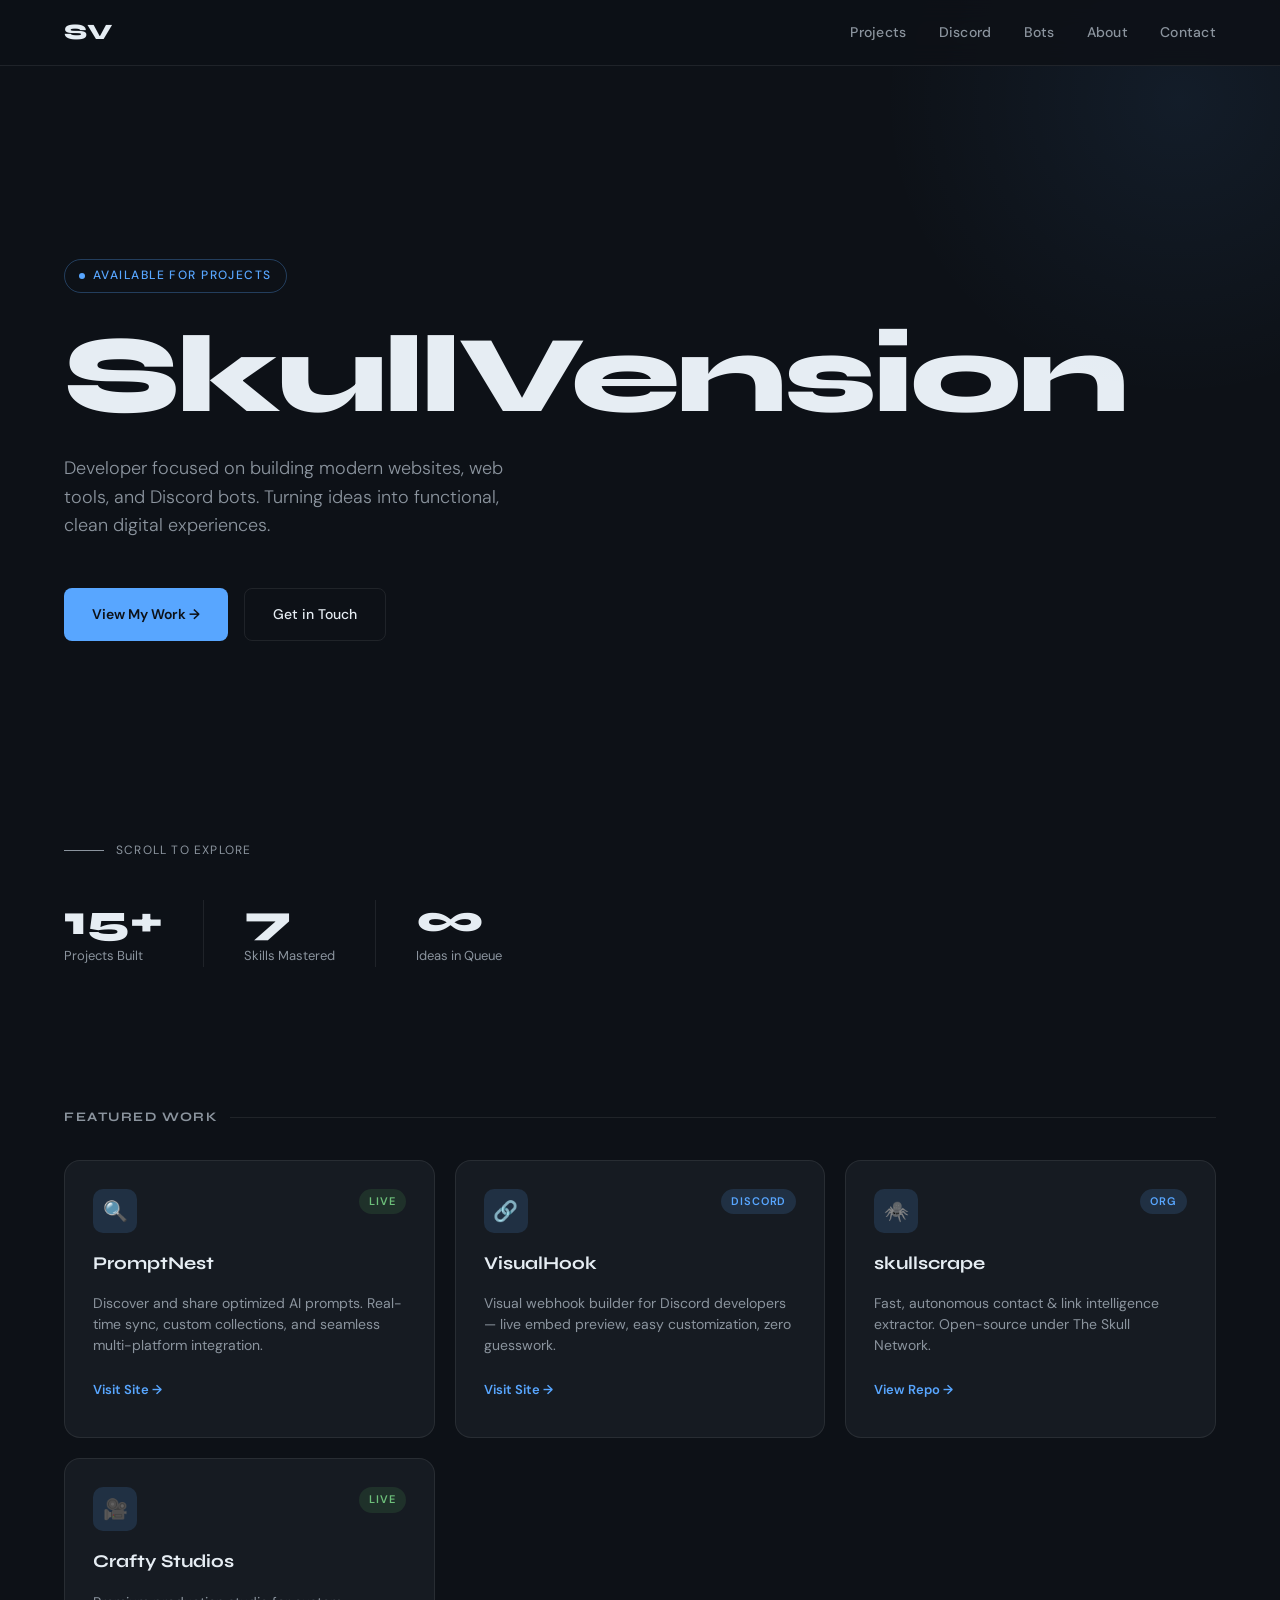
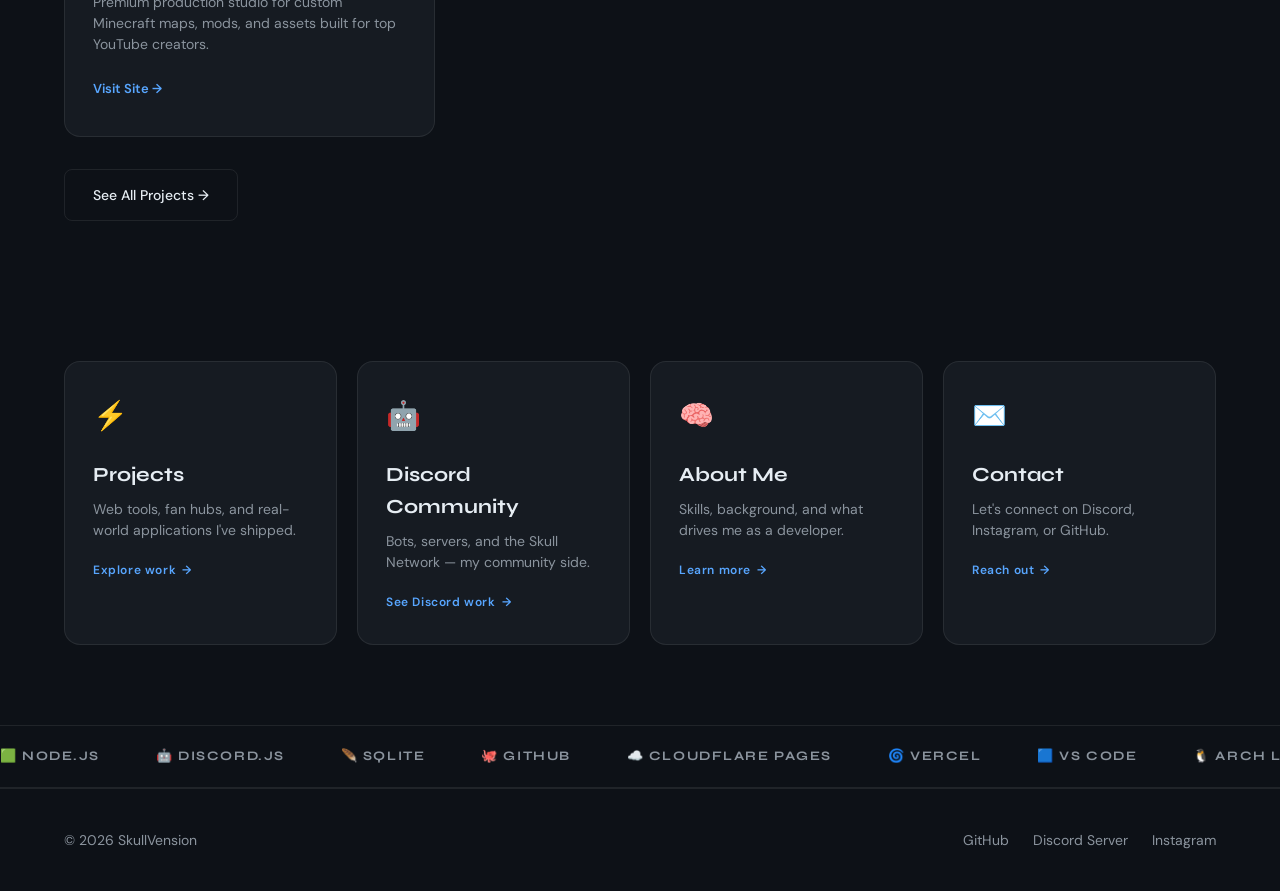
<file: index.html>
<!DOCTYPE html>
<html lang="en">
<head>
<meta charset="UTF-8">
<meta name="viewport" content="width=device-width, initial-scale=1.0">
<title>SkullVension | Developer</title>
<meta name="description" content="SkullVension — developer building modern websites, web tools, and Discord bots.">
<link rel="preconnect" href="https://fonts.googleapis.com">
<link rel="preconnect" href="https://fonts.gstatic.com" crossorigin>
<link href="https://fonts.googleapis.com/css2?family=Syne:wght@400;500;600;700;800&family=DM+Sans:ital,opsz,wght@0,9..40,300;0,9..40,400;0,9..40,500;1,9..40,300&display=swap" rel="stylesheet">
<link rel="stylesheet" href="css/shared.css">
<link rel="stylesheet" href="css/index.css">
</head>
<body>
<nav class="nav">
  <a href="index.html" class="nav-logo">SV</a>
  <div class="nav-links">
    <a href="projects.html">Projects</a>
    <a href="discord.html">Discord</a>
    <a href="bots.html">Bots</a>
    <a href="about.html">About</a>
    <a href="contact.html">Contact</a>
  </div>
  <button class="nav-toggle" aria-label="Toggle navigation">☰</button>
</nav>

<main>
  <section class="hero">
    <div class="hero-tag">Available for Projects</div>
    <h1>SkullVension</h1>
    <p class="hero-sub">Developer focused on building modern websites, web tools, and Discord bots. Turning ideas into functional, clean digital experiences.</p>
    <div class="hero-actions">
      <a href="projects.html" class="btn-primary">View My Work →</a>
      <a href="contact.html" class="btn-outline">Get in Touch</a>
    </div>
    <div class="hero-scroll">
      <div class="scroll-line"></div>
      Scroll to explore
    </div>
  </section>

  <section class="stats-row">
    <div class="stat-item">
      <span class="stat-num">15+</span>
      <span class="stat-label">Projects Built</span>
    </div>
    <div class="stat-divider"></div>
    <div class="stat-item">
      <span class="stat-num">7</span>
      <span class="stat-label">Skills Mastered</span>
    </div>
    <div class="stat-divider"></div>
    <div class="stat-item">
      <span class="stat-num">∞</span>
      <span class="stat-label">Ideas in Queue</span>
    </div>
  </section>

  <section class="section">
    <div class="section-title">Featured Work</div>
    <div class="cards-grid">
      <div class="project-card">
        <div class="project-card-top">
          <div class="project-icon">🔍</div>
          <span class="project-badge demo">Live</span>
        </div>
        <h3>PromptNest</h3>
        <p>Discover and share optimized AI prompts. Real-time sync, custom collections, and seamless multi-platform integration.</p>
        <a href="https://promptnestbeta.pages.dev/" target="_blank" rel="noopener" class="project-link">Visit Site →</a>
      </div>

      <div class="project-card">
        <div class="project-card-top">
          <div class="project-icon">🔗</div>
          <span class="project-badge">Discord</span>
        </div>
        <h3>VisualHook</h3>
        <p>Visual webhook builder for Discord developers — live embed preview, easy customization, zero guesswork.</p>
        <a href="https://visualhook.pages.dev/" target="_blank" rel="noopener" class="project-link">Visit Site →</a>
      </div>

      <div class="project-card">
        <div class="project-card-top">
          <div class="project-icon">🕷️</div>
          <span class="project-badge" style="background:rgba(88,166,255,0.15);color:#58a6ff;">Org</span>
        </div>
        <h3>skullscrape</h3>
        <p>Fast, autonomous contact & link intelligence extractor. Open-source under The Skull Network.</p>
        <a href="https://github.com/TheSkullNetwork/skullscrape" target="_blank" rel="noopener" class="project-link">View Repo →</a>
      </div>

      <div class="project-card">
        <div class="project-card-top">
          <div class="project-icon">🎥</div>
          <span class="project-badge demo">Live</span>
        </div>
        <h3>Crafty Studios</h3>
        <p>Premium production studio for custom Minecraft maps, mods, and assets built for top YouTube creators.</p>
        <a href="https://craftystudios.pages.dev/" target="_blank" rel="noopener" class="project-link">Visit Site →</a>
      </div>
    </div>
    <a href="projects.html" class="btn-outline view-all-btn">See All Projects →</a>
  </section>

  <section class="quick-links">
    <a href="projects.html" class="ql-card">
      <div class="ql-icon">⚡</div>
      <h3>Projects</h3>
      <p>Web tools, fan hubs, and real-world applications I've shipped.</p>
      <div class="ql-arrow">Explore work</div>
    </a>
    <a href="discord.html" class="ql-card">
      <div class="ql-icon">🤖</div>
      <h3>Discord Community</h3>
      <p>Bots, servers, and the Skull Network — my community side.</p>
      <div class="ql-arrow">See Discord work</div>
    </a>
    <a href="about.html" class="ql-card">
      <div class="ql-icon">🧠</div>
      <h3>About Me</h3>
      <p>Skills, background, and what drives me as a developer.</p>
      <div class="ql-arrow">Learn more</div>
    </a>
    <a href="contact.html" class="ql-card">
      <div class="ql-icon">✉️</div>
      <h3>Contact</h3>
      <p>Let's connect on Discord, Instagram, or GitHub.</p>
      <div class="ql-arrow">Reach out</div>
    </a>
  </section>

  <div class="stack-marquee" aria-hidden="true">
    <div class="stack-track">
      <span>🟩 Node.js</span><span>🤖 Discord.js</span><span>🪶 SQLite</span><span>🐙 GitHub</span><span>☁️ Cloudflare Pages</span><span>🌀 Vercel</span><span>🟦 VS Code</span><span>🐧 Arch Linux</span>
      <span>🟩 Node.js</span><span>🤖 Discord.js</span><span>🪶 SQLite</span><span>🐙 GitHub</span><span>☁️ Cloudflare Pages</span><span>🌀 Vercel</span><span>🟦 VS Code</span><span>🐧 Arch Linux</span>
    </div>
  </div>
</main>

<footer class="footer">
  <span>© 2026 SkullVension</span>
  <div class="footer-links">
    <a href="https://github.com/skullvension" target="_blank" rel="noopener">GitHub</a>
    <a href="https://discord.com/invite/7tSPQjtkhz" target="_blank" rel="noopener">Discord Server</a>
    <a href="https://www.instagram.com/skullvension/" target="_blank" rel="noopener">Instagram</a>
  </div>
</footer>

<script src="js/nav.js"></script>
<script src="js/site.js"></script>
</body>
</html>
</file>
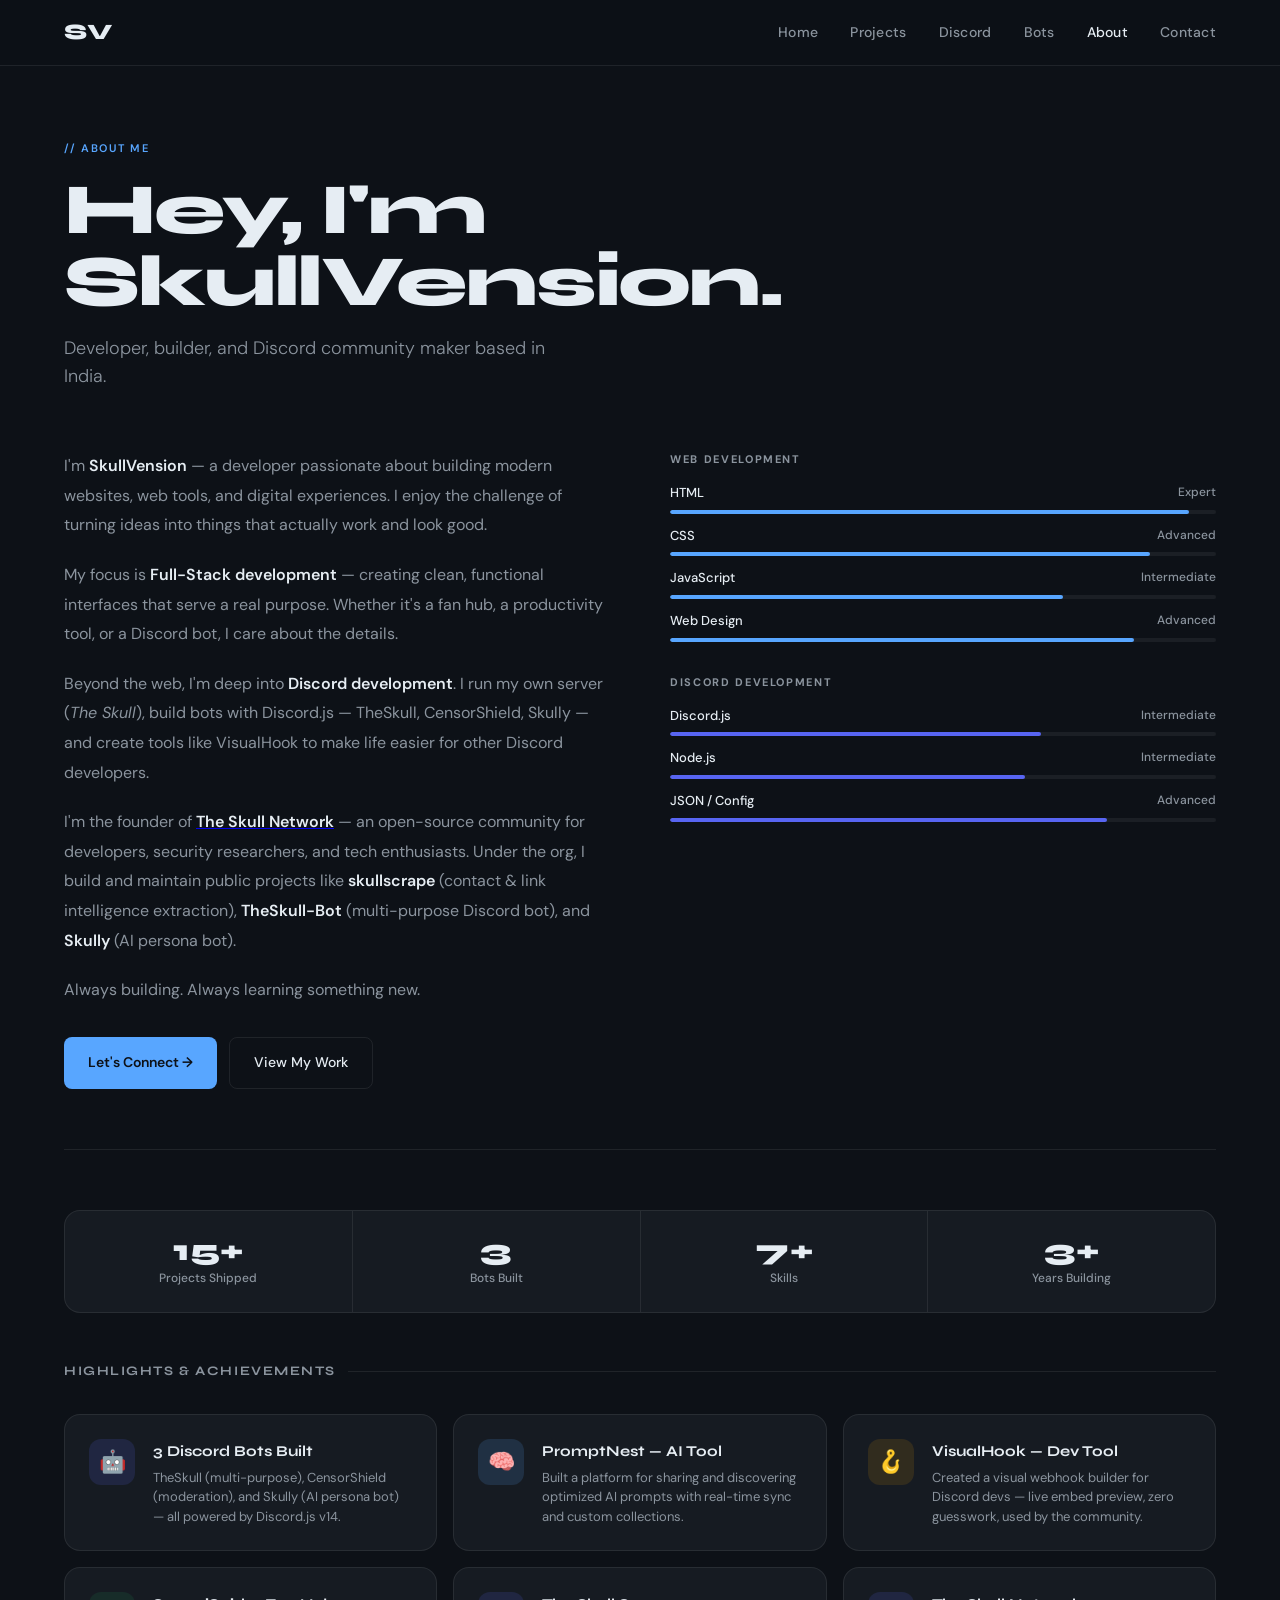
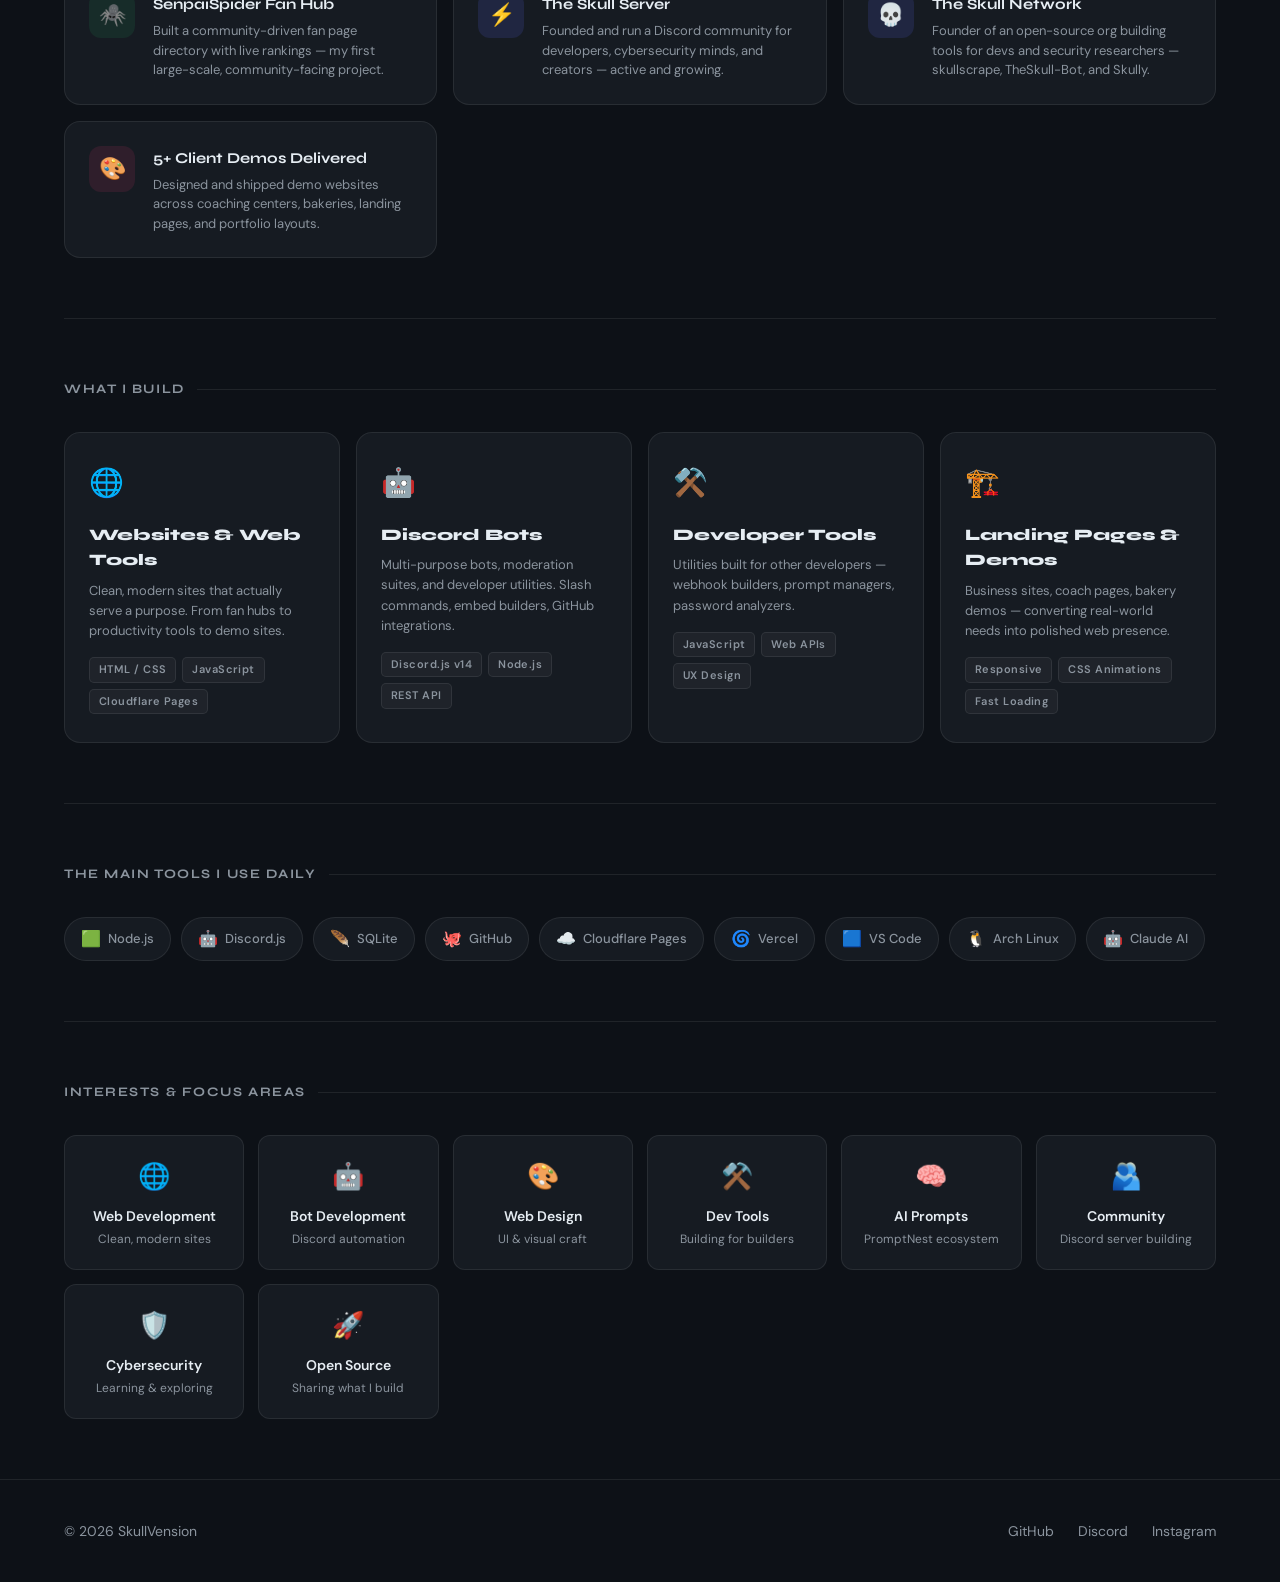
<file: about.html>
<!DOCTYPE html>
<html lang="en">
<head>
<meta charset="UTF-8">
<meta name="viewport" content="width=device-width, initial-scale=1.0">
<title>About | SkullVension</title>
<meta name="description" content="About SkullVension — developer, builder, and Discord community maker based in India.">
<link rel="preconnect" href="https://fonts.googleapis.com">
<link rel="preconnect" href="https://fonts.gstatic.com" crossorigin>
<link href="https://fonts.googleapis.com/css2?family=Syne:wght@400;500;600;700;800&family=DM+Sans:ital,opsz,wght@0,9..40,300;0,9..40,400;0,9..40,500;1,9..40,300&display=swap" rel="stylesheet">
<link rel="stylesheet" href="css/shared.css">
<link rel="stylesheet" href="css/about.css">
</head>
<body>
<nav class="nav">
  <a href="index.html" class="nav-logo">SV</a>
  <div class="nav-links">
    <a href="index.html">Home</a>
    <a href="projects.html">Projects</a>
    <a href="discord.html">Discord</a>
    <a href="bots.html">Bots</a>
    <a href="about.html" class="active">About</a>
    <a href="contact.html">Contact</a>
  </div>
  <button class="nav-toggle" aria-label="Toggle navigation">☰</button>
</nav>

<main>
  <header class="page-header">
    <span class="page-tag">// about me</span>
    <h1>Hey, I'm<br>SkullVension.</h1>
    <p>Developer, builder, and Discord community maker based in India.</p>
  </header>

  <!-- ── BIO + SKILLS ── -->
  <section class="section" style="padding-top: 0;">
    <div class="about-grid">
      <div class="about-bio">
        <p>I'm <strong>SkullVension</strong> — a developer passionate about building modern websites, web tools, and digital experiences. I enjoy the challenge of turning ideas into things that actually work and look good.</p>
        <p>My focus is <strong>Full-Stack development</strong> — creating clean, functional interfaces that serve a real purpose. Whether it's a fan hub, a productivity tool, or a Discord bot, I care about the details.</p>
        <p>Beyond the web, I'm deep into <strong>Discord development</strong>. I run my own server (<em>The Skull</em>), build bots with Discord.js — TheSkull, CensorShield, Skully — and create tools like VisualHook to make life easier for other Discord developers.</p>
        <p>I'm the founder of <a href="https://github.com/TheSkullNetwork" target="_blank" rel="noopener"><strong>The Skull Network</strong></a> — an open-source community for developers, security researchers, and tech enthusiasts. Under the org, I build and maintain public projects like <strong>skullscrape</strong> (contact &amp; link intelligence extraction), <strong>TheSkull-Bot</strong> (multi-purpose Discord bot), and <strong>Skully</strong> (AI persona bot).</p>
        <p>Always building. Always learning something new.</p>
        <div style="margin-top: 32px; display: flex; gap: 12px; flex-wrap: wrap;">
          <a href="contact.html" style="display:inline-flex;align-items:center;gap:8px;background:var(--accent);color:#0d1117;padding:12px 24px;border-radius:8px;font-weight:600;font-size:14px;text-decoration:none;">Let's Connect →</a>
          <a href="projects.html" style="display:inline-flex;align-items:center;gap:8px;border:1px solid var(--border);color:var(--text-primary);padding:12px 24px;border-radius:8px;font-weight:500;font-size:14px;text-decoration:none;transition:all 0.2s;">View My Work</a>
        </div>
      </div>

      <div>
        <div class="skill-category">
          <div class="skill-cat-title">Web Development</div>
          <div class="skill-bars">
            <div class="skill-bar-item">
              <div class="skill-bar-label">HTML <span>Expert</span></div>
              <div class="skill-bar-track"><div class="skill-bar-fill" style="width:95%;"></div></div>
            </div>
            <div class="skill-bar-item">
              <div class="skill-bar-label">CSS <span>Advanced</span></div>
              <div class="skill-bar-track"><div class="skill-bar-fill" style="width:88%;animation-delay:0.1s;"></div></div>
            </div>
            <div class="skill-bar-item">
              <div class="skill-bar-label">JavaScript <span>Intermediate</span></div>
              <div class="skill-bar-track"><div class="skill-bar-fill" style="width:72%;animation-delay:0.2s;"></div></div>
            </div>
            <div class="skill-bar-item">
              <div class="skill-bar-label">Web Design <span>Advanced</span></div>
              <div class="skill-bar-track"><div class="skill-bar-fill" style="width:85%;animation-delay:0.3s;"></div></div>
            </div>
          </div>
        </div>

        <div class="skill-category">
          <div class="skill-cat-title">Discord Development</div>
          <div class="skill-bars">
            <div class="skill-bar-item">
              <div class="skill-bar-label">Discord.js <span>Intermediate</span></div>
              <div class="skill-bar-track"><div class="skill-bar-fill" style="width:68%;animation-delay:0.4s;background:#5865F2;"></div></div>
            </div>
            <div class="skill-bar-item">
              <div class="skill-bar-label">Node.js <span>Intermediate</span></div>
              <div class="skill-bar-track"><div class="skill-bar-fill" style="width:65%;animation-delay:0.5s;background:#5865F2;"></div></div>
            </div>
            <div class="skill-bar-item">
              <div class="skill-bar-label">JSON / Config <span>Advanced</span></div>
              <div class="skill-bar-track"><div class="skill-bar-fill" style="width:80%;animation-delay:0.6s;background:#5865F2;"></div></div>
            </div>
          </div>
        </div>
      </div>
    </div>
  </section>

  <div class="divider"></div>

  <!-- ── QUICK STATS ── -->
  <section class="section">
    <div class="about-stats">
      <div class="about-stat">
        <div class="as-num">15+</div>
        <div class="as-label">Projects Shipped</div>
      </div>
      <div class="about-stat">
        <div class="as-num">3</div>
        <div class="as-label">Bots Built</div>
      </div>
      <div class="about-stat">
        <div class="as-num">7+</div>
        <div class="as-label">Skills</div>
      </div>
      <div class="about-stat">
        <div class="as-num">3+</div>
        <div class="as-label">Years Building</div>
      </div>
    </div>

    <!-- ── ACHIEVEMENTS ── -->
    <div class="section-title">Highlights &amp; Achievements</div>
    <div class="achievements-grid">
      <div class="achievement-card">
        <div class="achievement-icon purple">🤖</div>
        <div class="achievement-content">
          <h4>3 Discord Bots Built</h4>
          <p>TheSkull (multi-purpose), CensorShield (moderation), and Skully (AI persona bot) — all powered by Discord.js v14.</p>
        </div>
      </div>
      <div class="achievement-card">
        <div class="achievement-icon" style="background:rgba(88,166,255,0.15);">🧠</div>
        <div class="achievement-content">
          <h4>PromptNest — AI Tool</h4>
          <p>Built a platform for sharing and discovering optimized AI prompts with real-time sync and custom collections.</p>
        </div>
      </div>
      <div class="achievement-card">
        <div class="achievement-icon orange">🪝</div>
        <div class="achievement-content">
          <h4>VisualHook — Dev Tool</h4>
          <p>Created a visual webhook builder for Discord devs — live embed preview, zero guesswork, used by the community.</p>
        </div>
      </div>
      <div class="achievement-card">
        <div class="achievement-icon green">🕷️</div>
        <div class="achievement-content">
          <h4>SenpaiSpider Fan Hub</h4>
          <p>Built a community-driven fan page directory with live rankings — my first large-scale, community-facing project.</p>
        </div>
      </div>
      <div class="achievement-card">
        <div class="achievement-icon purple">⚡</div>
        <div class="achievement-content">
          <h4>The Skull Server</h4>
          <p>Founded and run a Discord community for developers, cybersecurity minds, and creators — active and growing.</p>
        </div>
      </div>
      <div class="achievement-card">
        <div class="achievement-icon purple">💀</div>
        <div class="achievement-content">
          <h4>The Skull Network</h4>
          <p>Founder of an open-source org building tools for devs and security researchers — skullscrape, TheSkull-Bot, and Skully.</p>
        </div>
      </div>
      <div class="achievement-card">
        <div class="achievement-icon pink">🎨</div>
        <div class="achievement-content">
          <h4>5+ Client Demos Delivered</h4>
          <p>Designed and shipped demo websites across coaching centers, bakeries, landing pages, and portfolio layouts.</p>
        </div>
      </div>
    </div>
  </section>

  <div class="divider"></div>

  <!-- ── WHAT I BUILD ── -->
  <section class="section">
    <div class="section-title">What I Build</div>
    <div class="build-grid">
      <div class="build-card">
        <div class="build-emoji">🌐</div>
        <h4>Websites &amp; Web Tools</h4>
        <p>Clean, modern sites that actually serve a purpose. From fan hubs to productivity tools to demo sites.</p>
        <div class="build-examples">
          <span class="build-ex">HTML / CSS</span>
          <span class="build-ex">JavaScript</span>
          <span class="build-ex">Cloudflare Pages</span>
        </div>
      </div>
      <div class="build-card discord">
        <div class="build-emoji">🤖</div>
        <h4>Discord Bots</h4>
        <p>Multi-purpose bots, moderation suites, and developer utilities. Slash commands, embed builders, GitHub integrations.</p>
        <div class="build-examples">
          <span class="build-ex">Discord.js v14</span>
          <span class="build-ex">Node.js</span>
          <span class="build-ex">REST API</span>
        </div>
      </div>
      <div class="build-card">
        <div class="build-emoji">⚒️</div>
        <h4>Developer Tools</h4>
        <p>Utilities built for other developers — webhook builders, prompt managers, password analyzers.</p>
        <div class="build-examples">
          <span class="build-ex">JavaScript</span>
          <span class="build-ex">Web APIs</span>
          <span class="build-ex">UX Design</span>
        </div>
      </div>
      <div class="build-card">
        <div class="build-emoji">🏗️</div>
        <h4>Landing Pages &amp; Demos</h4>
        <p>Business sites, coach pages, bakery demos — converting real-world needs into polished web presence.</p>
        <div class="build-examples">
          <span class="build-ex">Responsive</span>
          <span class="build-ex">CSS Animations</span>
          <span class="build-ex">Fast Loading</span>
        </div>
      </div>
    </div>
  </section>

  <div class="divider"></div>

  <!-- ── TOOLS I USE ── -->
  <section class="section">
    <div class="section-title">The main tools I use daily</div>
    <div class="tools-mosaic">
      <div class="tool-pill"><span>🟩</span> Node.js</div>
      <div class="tool-pill"><span>🤖</span> Discord.js</div>
      <div class="tool-pill"><span>🪶</span> SQLite</div>
      <div class="tool-pill"><span>🐙</span> GitHub</div>
      <div class="tool-pill"><span>☁️</span> Cloudflare Pages</div>
      <div class="tool-pill"><span>🌀</span> Vercel</div>
      <div class="tool-pill"><span>🟦</span> VS Code</div>
      <div class="tool-pill"><span>🐧</span> Arch Linux</div>
      <div class="tool-pill"><span>🤖</span> Claude AI</div>
    </div>
  </section>

  <div class="divider"></div>

  <!-- ── INTERESTS ── -->
  <section class="section">
    <div class="section-title">Interests &amp; Focus Areas</div>
    <div class="interests-grid">
      <div class="interest-card">
        <div class="i-icon">🌐</div>
        <div class="i-name">Web Development</div>
        <div class="i-desc">Clean, modern sites</div>
      </div>
      <div class="interest-card">
        <div class="i-icon">🤖</div>
        <div class="i-name">Bot Development</div>
        <div class="i-desc">Discord automation</div>
      </div>
      <div class="interest-card">
        <div class="i-icon">🎨</div>
        <div class="i-name">Web Design</div>
        <div class="i-desc">UI &amp; visual craft</div>
      </div>
      <div class="interest-card">
        <div class="i-icon">⚒️</div>
        <div class="i-name">Dev Tools</div>
        <div class="i-desc">Building for builders</div>
      </div>
      <div class="interest-card">
        <div class="i-icon">🧠</div>
        <div class="i-name">AI Prompts</div>
        <div class="i-desc">PromptNest ecosystem</div>
      </div>
      <div class="interest-card">
        <div class="i-icon">🫂</div>
        <div class="i-name">Community</div>
        <div class="i-desc">Discord server building</div>
      </div>
      <div class="interest-card">
        <div class="i-icon">🛡️</div>
        <div class="i-name">Cybersecurity</div>
        <div class="i-desc">Learning &amp; exploring</div>
      </div>
      <div class="interest-card">
        <div class="i-icon">🚀</div>
        <div class="i-name">Open Source</div>
        <div class="i-desc">Sharing what I build</div>
      </div>
    </div>
  </section>
</main>

<footer class="footer">
  <span>© 2026 SkullVension</span>
  <div class="footer-links">
    <a href="https://github.com/skullvension" target="_blank" rel="noopener">GitHub</a>
    <a href="https://discord.com/invite/7tSPQjtkhz" target="_blank" rel="noopener">Discord</a>
    <a href="https://www.instagram.com/skullvension/" target="_blank" rel="noopener">Instagram</a>
  </div>
</footer>

<script src="js/nav.js"></script>
<script src="js/site.js"></script>
</body>
</html>
</file>
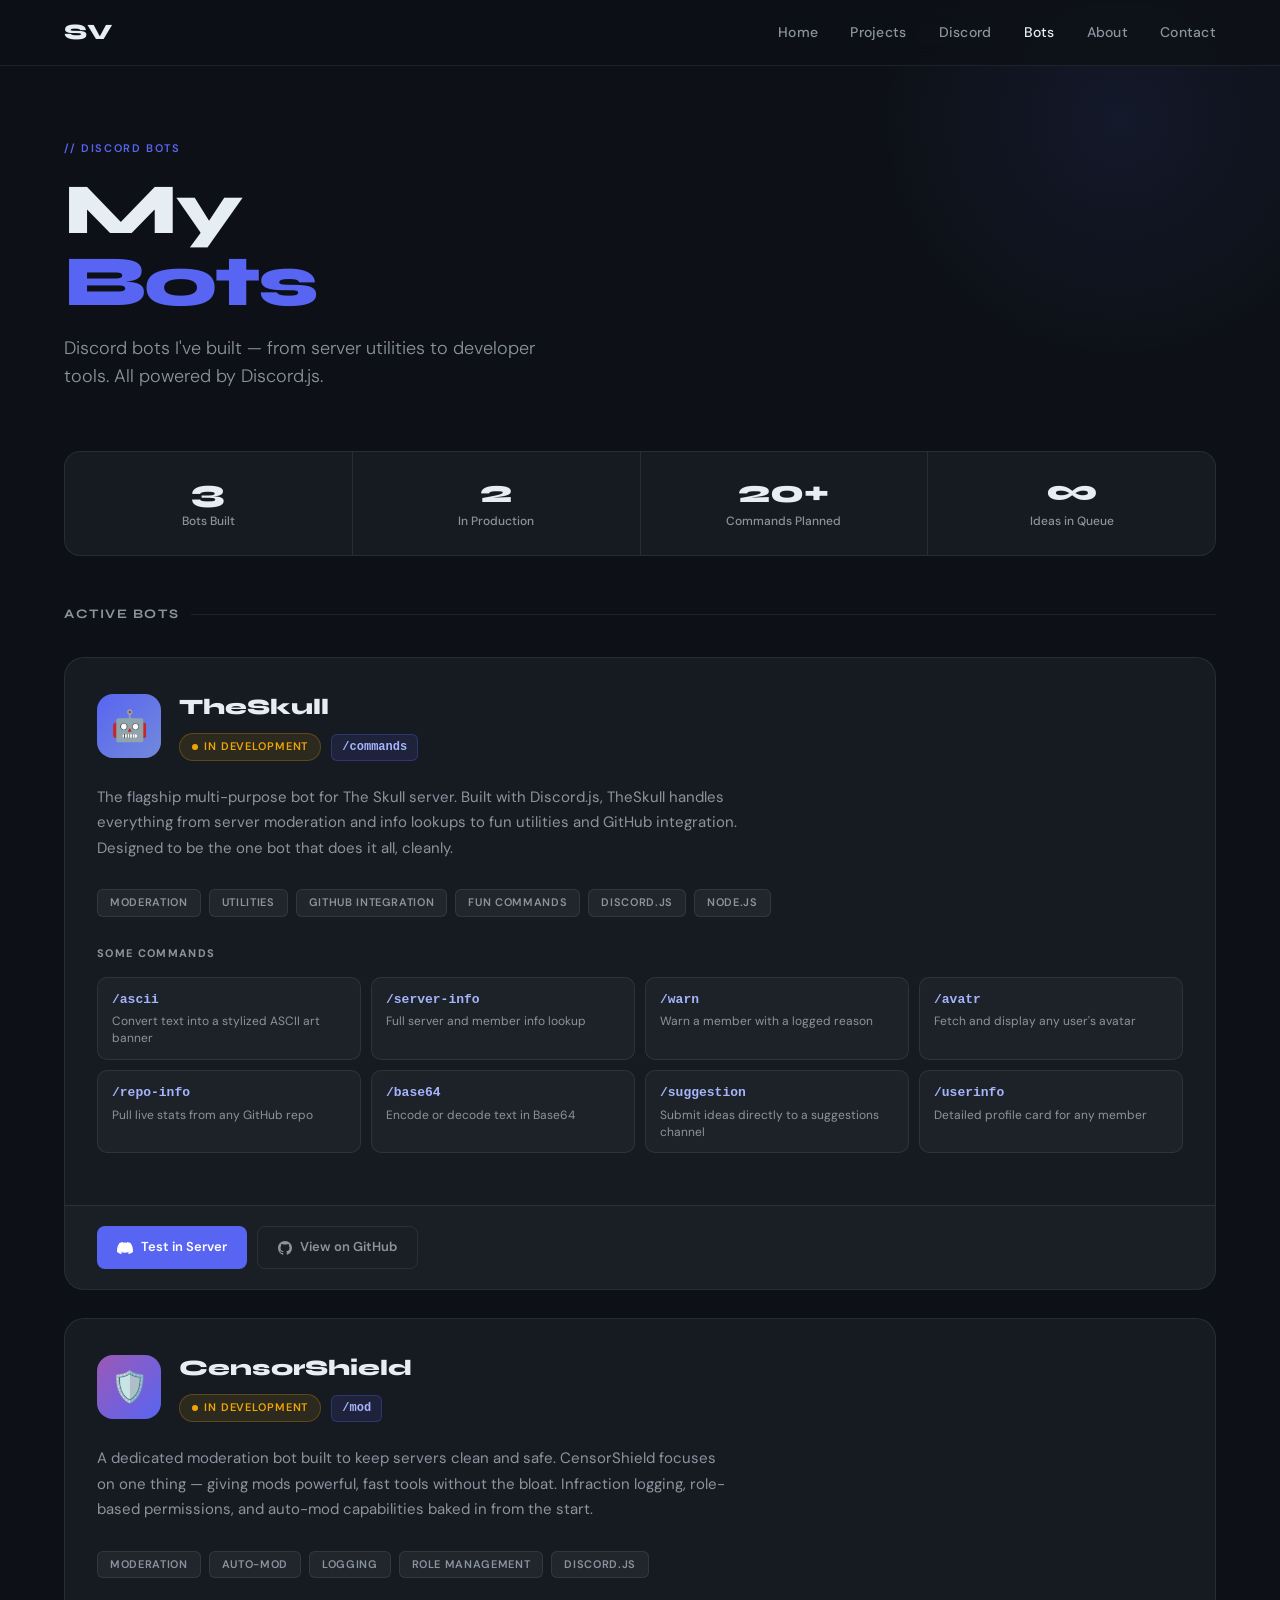
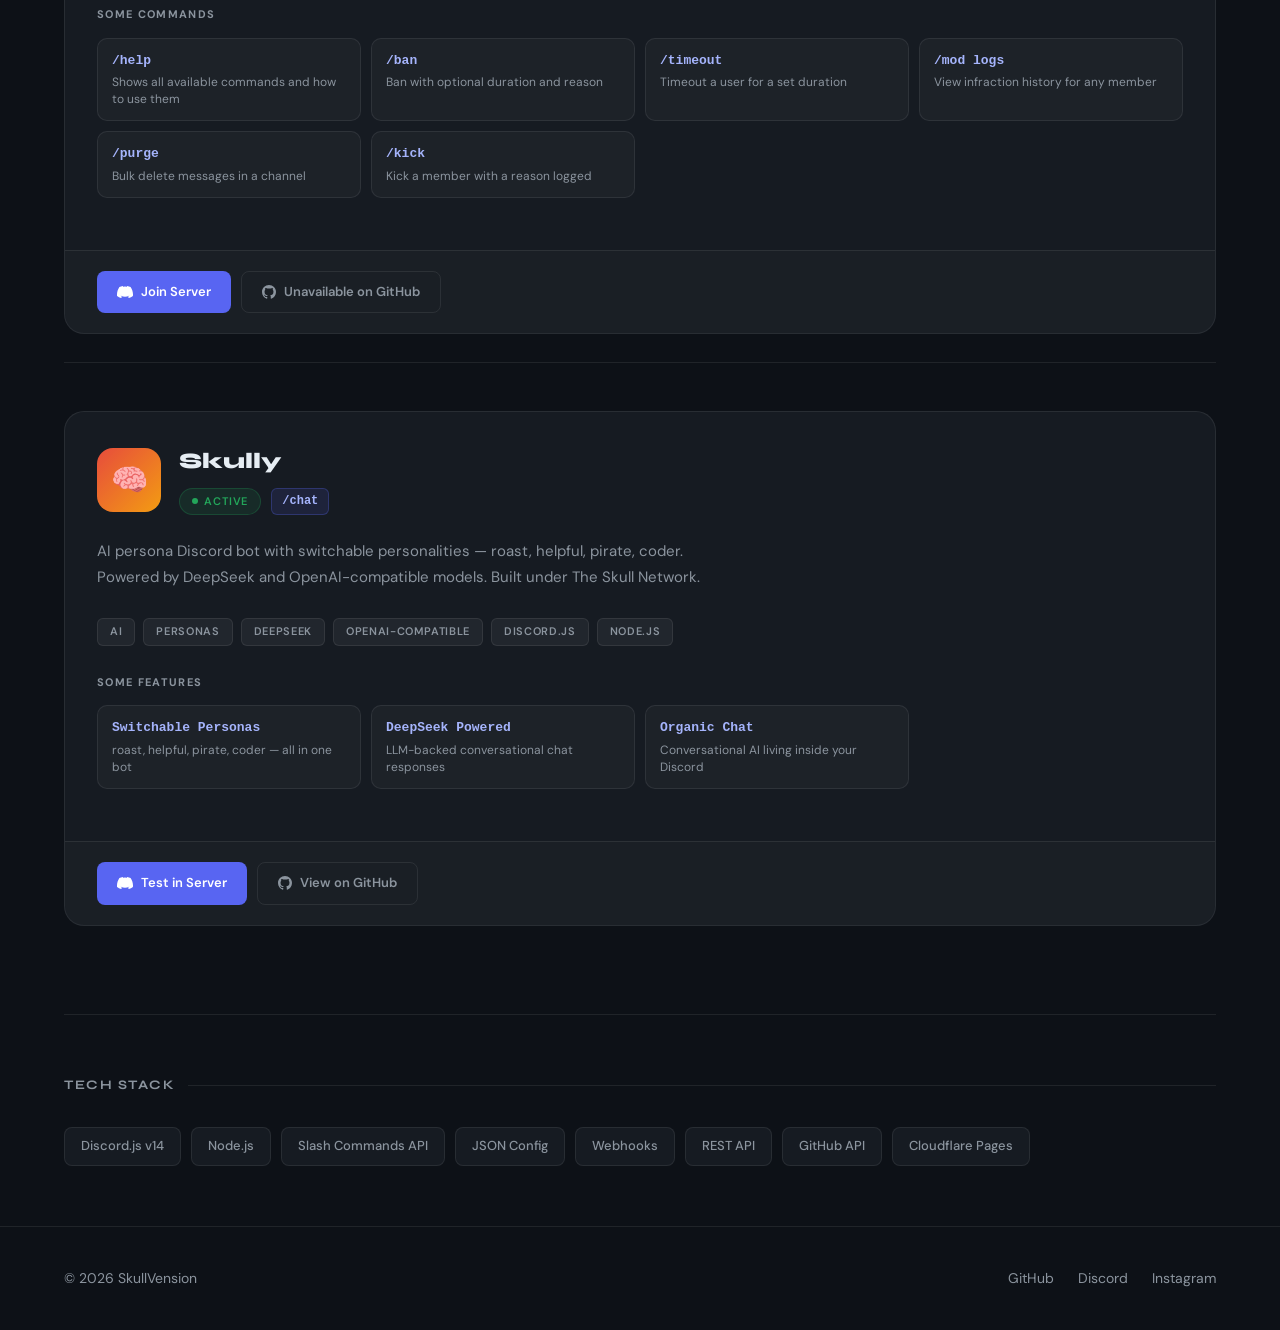
<file: bots.html>
<!DOCTYPE html>
<html lang="en">
<head>
<meta charset="UTF-8">
<meta name="viewport" content="width=device-width, initial-scale=1.0">
<title>Discord Bots | SkullVension</title>
<meta name="description" content="Discord bots built by SkullVension — server utilities and developer tools powered by Discord.js.">
<link rel="preconnect" href="https://fonts.googleapis.com">
<link rel="preconnect" href="https://fonts.gstatic.com" crossorigin>
<link href="https://fonts.googleapis.com/css2?family=Syne:wght@400;500;600;700;800&family=DM+Sans:ital,opsz,wght@0,9..40,300;0,9..40,400;0,9..40,500;1,9..40,300&display=swap" rel="stylesheet">
<link rel="stylesheet" href="css/shared.css">
<link rel="stylesheet" href="css/bots.css">
</head>
<body>
<nav class="nav">
  <a href="index.html" class="nav-logo">SV</a>
  <div class="nav-links">
    <a href="index.html">Home</a>
    <a href="projects.html">Projects</a>
    <a href="discord.html">Discord</a>
    <a href="bots.html" class="active">Bots</a>
    <a href="about.html">About</a>
    <a href="contact.html">Contact</a>
  </div>
  <button class="nav-toggle" aria-label="Toggle navigation">☰</button>
</nav>

<main>
  <header class="page-header" style="position: relative; overflow: hidden;">
    <div class="bots-hero-accent"></div>
    <span class="page-tag" style="color: var(--discord);">// discord bots</span>
    <h1 style="color: var(--text-primary);">My<br><span style="color: var(--discord);">Bots</span></h1>
    <p>Discord bots I've built — from server utilities to developer tools. All powered by Discord.js.</p>
  </header>

  <section class="section" style="padding-top: 0;">

    <!-- STATS -->
    <div class="bots-stats">
      <div class="bots-stat">
        <div class="bs-num">3</div>
        <div class="bs-label">Bots Built</div>
      </div>
      <div class="bots-stat">
        <div class="bs-num">2</div>
        <div class="bs-label">In Production</div>
      </div>
      <div class="bots-stat">
        <div class="bs-num">20+</div>
        <div class="bs-label">Commands Planned</div>
      </div>
      <div class="bots-stat">
        <div class="bs-num">∞</div>
        <div class="bs-label">Ideas in Queue</div>
      </div>
    </div>

    <div class="section-title">Active Bots</div>

    <!-- TheSkull -->
    <div class="bot-full-card">
      <div class="bfc-header">
        <div class="bfc-identity">
          <div class="bfc-avatar discord-grad">🤖</div>
          <div class="bfc-name-block">
            <h2>TheSkull</h2>
            <div class="bfc-meta">
              <span class="status-pill dev"><span class="status-dot"></span>In Development</span>
              <span class="bfc-prefix">/commands</span>
            </div>
          </div>
        </div>
      </div>
      <div class="bfc-body">
        <p class="bfc-desc">
          The flagship multi-purpose bot for The Skull server. Built with Discord.js, TheSkull handles everything from server moderation and info lookups to fun utilities and GitHub integration. Designed to be the one bot that does it all, cleanly.
        </p>

        <div class="tags-row">
          <span class="bot-tag">Moderation</span>
          <span class="bot-tag">Utilities</span>
          <span class="bot-tag">GitHub Integration</span>
          <span class="bot-tag">Fun Commands</span>
          <span class="bot-tag">Discord.js</span>
          <span class="bot-tag">Node.js</span>
        </div>

        <div class="cmds-label">Some Commands</div>
        <div class="cmds-grid">
          <div class="cmd-chip">
            <div class="cmd-name">/ascii</div>
            <div class="cmd-desc">Convert text into a stylized ASCII art banner</div>
          </div>
          <div class="cmd-chip">
            <div class="cmd-name">/server-info</div>
            <div class="cmd-desc">Full server and member info lookup</div>
          </div>
          <div class="cmd-chip">
            <div class="cmd-name">/warn</div>
            <div class="cmd-desc">Warn a member with a logged reason</div>
          </div>
          <div class="cmd-chip">
            <div class="cmd-name">/avatr</div>
            <div class="cmd-desc">Fetch and display any user's avatar</div>
          </div>
          <div class="cmd-chip">
            <div class="cmd-name">/repo-info</div>
            <div class="cmd-desc">Pull live stats from any GitHub repo</div>
          </div>
          <div class="cmd-chip">
            <div class="cmd-name">/base64</div>
            <div class="cmd-desc">Encode or decode text in Base64</div>
          </div>
          <div class="cmd-chip">
            <div class="cmd-name">/suggestion</div>
            <div class="cmd-desc">Submit ideas directly to a suggestions channel</div>
          </div>
          <div class="cmd-chip">
            <div class="cmd-name">/userinfo</div>
            <div class="cmd-desc">Detailed profile card for any member</div>
          </div>
        </div>
      </div>
      <div class="bfc-actions">
        <a href="https://discord.com/invite/7tSPQjtkhz" target="_blank" rel="noopener" class="btn-discord">
          <svg xmlns="http://www.w3.org/2000/svg" width="16" height="16" viewBox="0 0 24 24" fill="currentColor"><path d="M20.317 4.37a19.791 19.791 0 0 0-4.885-1.515.074.074 0 0 0-.079.037c-.21.375-.444.864-.608 1.25a18.27 18.27 0 0 0-5.487 0 12.64 12.64 0 0 0-.617-1.25.077.077 0 0 0-.079-.037A19.736 19.736 0 0 0 3.677 4.37a.07.07 0 0 0-.032.027C.533 9.046-.32 13.58.099 18.057c.003.022.015.043.032.053a19.9 19.9 0 0 0 5.993 3.03.077.077 0 0 0 .084-.028 14.09 14.09 0 0 0 1.226-1.994.076.076 0 0 0-.041-.106 13.107 13.107 0 0 1-1.872-.892.077.077 0 0 1-.008-.128 10.2 10.2 0 0 0 .372-.292.074.074 0 0 1 .077-.01c3.928 1.793 8.18 1.793 12.062 0a.074.074 0 0 1 .078.01c.12.098.246.198.373.292a.077.077 0 0 1-.006.127 12.299 12.299 0 0 1-1.873.892.077.077 0 0 0-.041.107c.36.698.772 1.362 1.225 1.993a.076.076 0 0 0 .084.028 19.839 19.839 0 0 0 6.002-3.03.077.077 0 0 0 .032-.054c.5-5.177-.838-9.674-3.549-13.66a.061.061 0 0 0-.031-.03z"/></svg>
          Test in Server
        </a>
        <a href="https://github.com/TheSkullNetwork/TheSkull-Bot" target="_blank" rel="noopener" class="btn-ghost">
          <svg xmlns="http://www.w3.org/2000/svg" width="14" height="14" viewBox="0 0 24 24" fill="currentColor"><path d="M12 0c-6.626 0-12 5.373-12 12 0 5.302 3.438 9.8 8.207 11.387.599.111.793-.261.793-.577v-2.234c-3.338.726-4.033-1.416-4.033-1.416-.546-1.387-1.333-1.756-1.333-1.756-1.089-.745.083-.729.083-.729 1.205.084 1.839 1.237 1.839 1.237 1.07 1.834 2.807 1.304 3.492.997.107-.775.418-1.305.762-1.604-2.665-.305-5.467-1.334-5.467-5.931 0-1.311.469-2.381 1.236-3.221-.124-.303-.535-1.524.117-3.176 0 0 1.008-.322 3.301 1.23.957-.266 1.983-.399 3.003-.404 1.02.005 2.047.138 3.006.404 2.291-1.552 3.297-1.23 3.297-1.23.653 1.653.242 2.874.118 3.176.77.84 1.235 1.911 1.235 3.221 0 4.609-2.807 5.624-5.479 5.921.43.372.823 1.102.823 2.222v3.293c0 .319.192.694.801.576 4.765-1.589 8.199-6.086 8.199-11.386 0-6.627-5.373-12-12-12z"/></svg>
          View on GitHub
        </a>
      </div>
    </div>

    <!-- CensorShield -->
    <div class="bot-full-card">
      <div class="bfc-header">
        <div class="bfc-identity">
          <div class="bfc-avatar purple-grad">🛡️</div>
          <div class="bfc-name-block">
            <h2>CensorShield</h2>
            <div class="bfc-meta">
              <span class="status-pill dev"><span class="status-dot"></span>In Development</span>
              <span class="bfc-prefix">/mod</span>
            </div>
          </div>
        </div>
      </div>
      <div class="bfc-body">
        <p class="bfc-desc">
          A dedicated moderation bot built to keep servers clean and safe. CensorShield focuses on one thing — giving mods powerful, fast tools without the bloat. Infraction logging, role-based permissions, and auto-mod capabilities baked in from the start.
        </p>

        <div class="tags-row">
          <span class="bot-tag">Moderation</span>
          <span class="bot-tag">Auto-mod</span>
          <span class="bot-tag">Logging</span>
          <span class="bot-tag">Role Management</span>
          <span class="bot-tag">Discord.js</span>
        </div>

        <div class="cmds-label">Some Commands</div>
        <div class="cmds-grid">
          <div class="cmd-chip">
            <div class="cmd-name">/help</div>
            <div class="cmd-desc">Shows all available commands and how to use them</div>
          </div>
          <div class="cmd-chip">
            <div class="cmd-name">/ban</div>
            <div class="cmd-desc">Ban with optional duration and reason</div>
          </div>
          <div class="cmd-chip">
            <div class="cmd-name">/timeout</div>
            <div class="cmd-desc">Timeout a user for a set duration</div>
          </div>
          <div class="cmd-chip">
            <div class="cmd-name">/mod logs</div>
            <div class="cmd-desc">View infraction history for any member</div>
          </div>
          <div class="cmd-chip">
            <div class="cmd-name">/purge</div>
            <div class="cmd-desc">Bulk delete messages in a channel</div>
          </div>
          <div class="cmd-chip">
            <div class="cmd-name">/kick</div>
            <div class="cmd-desc">Kick a member with a reason logged</div>
          </div>
        </div>
      </div>
      <div class="bfc-actions">
        <a href="https://discord.com/invite/7tSPQjtkhz" target="_blank" rel="noopener" class="btn-discord">
          <svg xmlns="http://www.w3.org/2000/svg" width="16" height="16" viewBox="0 0 24 24" fill="currentColor"><path d="M20.317 4.37a19.791 19.791 0 0 0-4.885-1.515.074.074 0 0 0-.079.037c-.21.375-.444.864-.608 1.25a18.27 18.27 0 0 0-5.487 0 12.64 12.64 0 0 0-.617-1.25.077.077 0 0 0-.079-.037A19.736 19.736 0 0 0 3.677 4.37a.07.07 0 0 0-.032.027C.533 9.046-.32 13.58.099 18.057c.003.022.015.043.032.053a19.9 19.9 0 0 0 5.993 3.03.077.077 0 0 0 .084-.028 14.09 14.09 0 0 0 1.226-1.994.076.076 0 0 0-.041-.106 13.107 13.107 0 0 1-1.872-.892.077.077 0 0 1-.008-.128 10.2 10.2 0 0 0 .372-.292.074.074 0 0 1 .077-.01c3.928 1.793 8.18 1.793 12.062 0a.074.074 0 0 1 .078.01c.12.098.246.198.373.292a.077.077 0 0 1-.006.127 12.299 12.299 0 0 1-1.873.892.077.077 0 0 0-.041.107c.36.698.772 1.362 1.225 1.993a.076.076 0 0 0 .084.028 19.839 19.839 0 0 0 6.002-3.03.077.077 0 0 0 .032-.054c.5-5.177-.838-9.674-3.549-13.66a.061.061 0 0 0-.031-.03z"/></svg>
          Join Server
        </a>
        <span class="btn-ghost" style="cursor: default;">
          <svg xmlns="http://www.w3.org/2000/svg" width="14" height="14" viewBox="0 0 24 24" fill="currentColor"><path d="M12 0c-6.626 0-12 5.373-12 12 0 5.302 3.438 9.8 8.207 11.387.599.111.793-.261.793-.577v-2.234c-3.338.726-4.033-1.416-4.033-1.416-.546-1.387-1.333-1.756-1.333-1.756-1.089-.745.083-.729.083-.729 1.205.084 1.839 1.237 1.839 1.237 1.07 1.834 2.807 1.304 3.492.997.107-.775.418-1.305.762-1.604-2.665-.305-5.467-1.334-5.467-5.931 0-1.311.469-2.381 1.236-3.221-.124-.303-.535-1.524.117-3.176 0 0 1.008-.322 3.301 1.23.957-.266 1.983-.399 3.003-.404 1.02.005 2.047.138 3.006.404 2.291-1.552 3.297-1.23 3.297-1.23.653 1.653.242 2.874.118 3.176.77.84 1.235 1.911 1.235 3.221 0 4.609-2.807 5.624-5.479 5.921.43.372.823 1.102.823 2.222v3.293c0 .319.192.694.801.576 4.765-1.589 8.199-6.086 8.199-11.386 0-6.627-5.373-12-12-12z"/></svg>
          Unavailable on GitHub
        </span>
      </div>
    </div>

    <div class="divider" style="margin: 0 0 48px;"></div>

    <!-- Skully -->
    <div class="bot-full-card">
      <div class="bfc-header">
        <div class="bfc-identity">
          <div class="bfc-avatar fire-grad">🧠</div>
          <div class="bfc-name-block">
            <h2>Skully</h2>
            <div class="bfc-meta">
              <span class="status-pill online"><span class="status-dot"></span>Active</span>
              <span class="bfc-prefix">/chat</span>
            </div>
          </div>
        </div>
      </div>
      <div class="bfc-body">
        <p class="bfc-desc">
          AI persona Discord bot with switchable personalities — roast, helpful, pirate, coder. Powered by DeepSeek and OpenAI-compatible models. Built under The Skull Network.
        </p>

        <div class="tags-row">
          <span class="bot-tag">AI</span>
          <span class="bot-tag">Personas</span>
          <span class="bot-tag">DeepSeek</span>
          <span class="bot-tag">OpenAI-compatible</span>
          <span class="bot-tag">Discord.js</span>
          <span class="bot-tag">Node.js</span>
        </div>

        <div class="cmds-label">Some Features</div>
        <div class="cmds-grid">
          <div class="cmd-chip">
            <div class="cmd-name">Switchable Personas</div>
            <div class="cmd-desc">roast, helpful, pirate, coder — all in one bot</div>
          </div>
          <div class="cmd-chip">
            <div class="cmd-name">DeepSeek Powered</div>
            <div class="cmd-desc">LLM-backed conversational chat responses</div>
          </div>
          <div class="cmd-chip">
            <div class="cmd-name">Organic Chat</div>
            <div class="cmd-desc">Conversational AI living inside your Discord</div>
          </div>
        </div>
      </div>
      <div class="bfc-actions">
        <a href="https://discord.com/invite/7tSPQjtkhz" target="_blank" rel="noopener" class="btn-discord">
          <svg xmlns="http://www.w3.org/2000/svg" width="16" height="16" viewBox="0 0 24 24" fill="currentColor"><path d="M20.317 4.37a19.791 19.791 0 0 0-4.885-1.515.074.074 0 0 0-.079.037c-.21.375-.444.864-.608 1.25a18.27 18.27 0 0 0-5.487 0 12.64 12.64 0 0 0-.617-1.25.077.077 0 0 0-.079-.037A19.736 19.736 0 0 0 3.677 4.37a.07.07 0 0 0-.032.027C.533 9.046-.32 13.58.099 18.057c.003.022.015.043.032.053a19.9 19.9 0 0 0 5.993 3.03.077.077 0 0 0 .084-.028 14.09 14.09 0 0 0 1.226-1.994.076.076 0 0 0-.041-.106 13.107 13.107 0 0 1-1.872-.892.077.077 0 0 1-.008-.128 10.2 10.2 0 0 0 .372-.292.074.074 0 0 1 .077-.01c3.928 1.793 8.18 1.793 12.062 0a.074.074 0 0 1 .078.01c.12.098.246.198.373.292a.077.077 0 0 1-.006.127 12.299 12.299 0 0 1-1.873.892.077.077 0 0 0-.041.107c.36.698.772 1.362 1.225 1.993a.076.076 0 0 0 .084.028 19.839 19.839 0 0 0 6.002-3.03.077.077 0 0 0 .032-.054c.5-5.177-.838-9.674-3.549-13.66a.061.061 0 0 0-.031-.03z"/></svg>
          Test in Server
        </a>
        <a href="https://github.com/TheSkullNetwork/Skully" target="_blank" rel="noopener" class="btn-ghost">
          <svg xmlns="http://www.w3.org/2000/svg" width="14" height="14" viewBox="0 0 24 24" fill="currentColor"><path d="M12 0c-6.626 0-12 5.373-12 12 0 5.302 3.438 9.8 8.207 11.387.599.111.793-.261.793-.577v-2.234c-3.338.726-4.033-1.416-4.033-1.416-.546-1.387-1.333-1.756-1.333-1.756-1.089-.745.083-.729.083-.729 1.205.084 1.839 1.237 1.839 1.237 1.07 1.834 2.807 1.304 3.492.997.107-.775.418-1.305.762-1.604-2.665-.305-5.467-1.334-5.467-5.931 0-1.311.469-2.381 1.236-3.221-.124-.303-.535-1.524.117-3.176 0 0 1.008-.322 3.301 1.23.957-.266 1.983-.399 3.003-.404 1.02.005 2.047.138 3.006.404 2.291-1.552 3.297-1.23 3.297-1.23.653 1.653.242 2.874.118 3.176.77.84 1.235 1.911 1.235 3.221 0 4.609-2.807 5.624-5.479 5.921.43.372.823 1.102.823 2.222v3.293c0 .319.192.694.801.576 4.765-1.589 8.199-6.086 8.199-11.386 0-6.627-5.373-12-12-12z"/></svg>
          View on GitHub
        </a>
      </div>
    </div>

  </section>

  <div class="divider"></div>

  <section class="section">
    <div class="section-title">Tech Stack</div>
    <div class="skill-tags">
      <span class="skill-tag">Discord.js v14</span>
      <span class="skill-tag">Node.js</span>
      <span class="skill-tag">Slash Commands API</span>
      <span class="skill-tag">JSON Config</span>
      <span class="skill-tag">Webhooks</span>
      <span class="skill-tag">REST API</span>
      <span class="skill-tag">GitHub API</span>
      <span class="skill-tag">Cloudflare Pages</span>
    </div>
  </section>
</main>

<footer class="footer">
  <span>© 2026 SkullVension</span>
  <div class="footer-links">
    <a href="https://github.com/skullvension" target="_blank" rel="noopener">GitHub</a>
    <a href="https://discord.com/invite/7tSPQjtkhz" target="_blank" rel="noopener">Discord</a>
    <a href="https://www.instagram.com/skullvension/" target="_blank" rel="noopener">Instagram</a>
  </div>
</footer>

<script src="js/nav.js"></script>
<script src="js/site.js"></script>
</body>
</html>
</file>
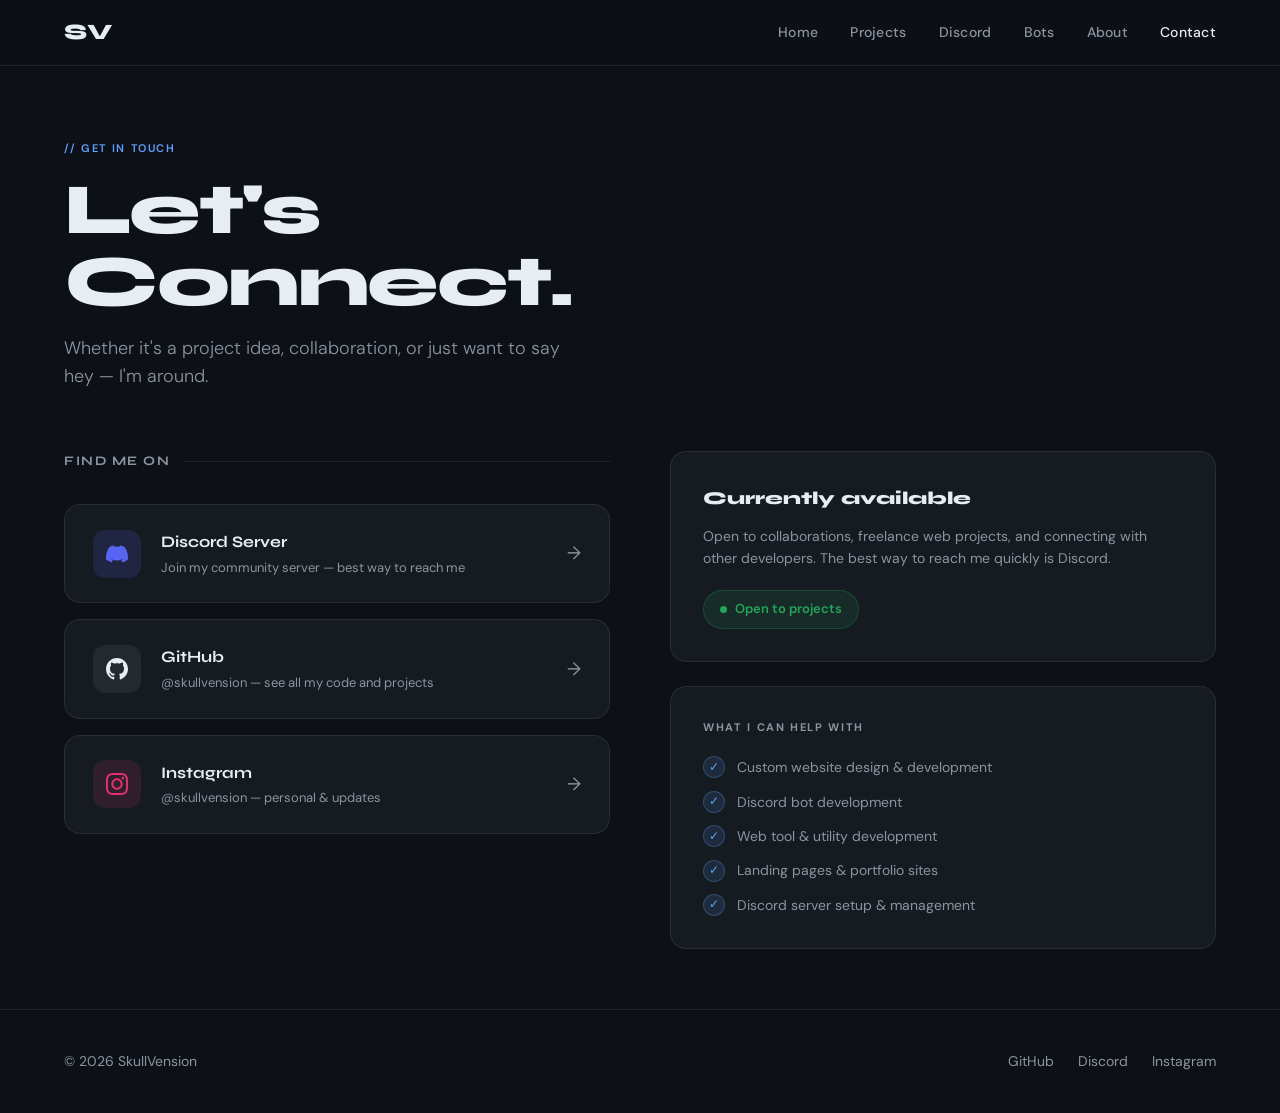
<file: contact.html>
<!DOCTYPE html>
<html lang="en">
<head>
<meta charset="UTF-8">
<meta name="viewport" content="width=device-width, initial-scale=1.0">
<title>Contact | SkullVension</title>
<meta name="description" content="Get in touch with SkullVension — Discord, GitHub, and Instagram.">
<link rel="preconnect" href="https://fonts.googleapis.com">
<link rel="preconnect" href="https://fonts.gstatic.com" crossorigin>
<link href="https://fonts.googleapis.com/css2?family=Syne:wght@400;500;600;700;800&family=DM+Sans:ital,opsz,wght@0,9..40,300;0,9..40,400;0,9..40,500;1,9..40,300&display=swap" rel="stylesheet">
<link rel="stylesheet" href="css/shared.css">
<link rel="stylesheet" href="css/contact.css">
</head>
<body>
<nav class="nav">
  <a href="index.html" class="nav-logo">SV</a>
  <div class="nav-links">
    <a href="index.html">Home</a>
    <a href="projects.html">Projects</a>
    <a href="discord.html">Discord</a>
    <a href="bots.html">Bots</a>
    <a href="about.html">About</a>
    <a href="contact.html" class="active">Contact</a>
  </div>
  <button class="nav-toggle" aria-label="Toggle navigation">☰</button>
</nav>

<main>
  <header class="page-header">
    <span class="page-tag">// get in touch</span>
    <h1>Let's<br>Connect.</h1>
    <p>Whether it's a project idea, collaboration, or just want to say hey — I'm around.</p>
  </header>

  <section class="section" style="padding-top: 0;">
    <div class="contact-grid">
      <div>
        <div class="section-title">Find me on</div>

        <a href="https://discord.com/invite/7tSPQjtkhz" target="_blank" rel="noopener" class="contact-card discord">
          <div class="cc-icon discord">
            <svg xmlns="http://www.w3.org/2000/svg" width="22" height="22" viewBox="0 0 24 24" fill="#5865F2"><path d="M20.317 4.37a19.791 19.791 0 0 0-4.885-1.515.074.074 0 0 0-.079.037c-.21.375-.444.864-.608 1.25a18.27 18.27 0 0 0-5.487 0 12.64 12.64 0 0 0-.617-1.25.077.077 0 0 0-.079-.037A19.736 19.736 0 0 0 3.677 4.37a.07.07 0 0 0-.032.027C.533 9.046-.32 13.58.099 18.057c.003.022.015.043.032.053a19.9 19.9 0 0 0 5.993 3.03.077.077 0 0 0 .084-.028 14.09 14.09 0 0 0 1.226-1.994.076.076 0 0 0-.041-.106 13.107 13.107 0 0 1-1.872-.892.077.077 0 0 1-.008-.128 10.2 10.2 0 0 0 .372-.292.074.074 0 0 1 .077-.01c3.928 1.793 8.18 1.793 12.062 0a.074.074 0 0 1 .078.01c.12.098.246.198.373.292a.077.077 0 0 1-.006.127 12.299 12.299 0 0 1-1.873.892.077.077 0 0 0-.041.107c.36.698.772 1.362 1.225 1.993a.076.076 0 0 0 .084.028 19.839 19.839 0 0 0 6.002-3.03.077.077 0 0 0 .032-.054c.5-5.177-.838-9.674-3.549-13.66a.061.061 0 0 0-.031-.03z"/></svg>
          </div>
          <div class="cc-info">
            <h3>Discord Server</h3>
            <p>Join my community server — best way to reach me</p>
          </div>
          <span class="cc-arrow">→</span>
        </a>

        <a href="https://github.com/Skullvension" target="_blank" rel="noopener" class="contact-card github">
          <div class="cc-icon github">
            <svg xmlns="http://www.w3.org/2000/svg" width="22" height="22" viewBox="0 0 24 24" fill="#e6edf3"><path d="M12 0c-6.626 0-12 5.373-12 12 0 5.302 3.438 9.8 8.207 11.387.599.111.793-.261.793-.577v-2.234c-3.338.726-4.033-1.416-4.033-1.416-.546-1.387-1.333-1.756-1.333-1.756-1.089-.745.083-.729.083-.729 1.205.084 1.839 1.237 1.839 1.237 1.07 1.834 2.807 1.304 3.492.997.107-.775.418-1.305.762-1.604-2.665-.305-5.467-1.334-5.467-5.931 0-1.311.469-2.381 1.236-3.221-.124-.303-.535-1.524.117-3.176 0 0 1.008-.322 3.301 1.23.957-.266 1.983-.399 3.003-.404 1.02.005 2.047.138 3.006.404 2.291-1.552 3.297-1.23 3.297-1.23.653 1.653.242 2.874.118 3.176.77.84 1.235 1.911 1.235 3.221 0 4.609-2.807 5.624-5.479 5.921.43.372.823 1.102.823 2.222v3.293c0 .319.192.694.801.576 4.765-1.589 8.199-6.086 8.199-11.386 0-6.627-5.373-12-12-12z"/></svg>
          </div>
          <div class="cc-info">
            <h3>GitHub</h3>
            <p>@skullvension — see all my code and projects</p>
          </div>
          <span class="cc-arrow">→</span>
        </a>

        <a href="https://www.instagram.com/skullvension/" target="_blank" rel="noopener" class="contact-card instagram">
          <div class="cc-icon instagram">
            <svg xmlns="http://www.w3.org/2000/svg" width="22" height="22" viewBox="0 0 24 24" fill="#e1306c"><path d="M12 2.163c3.204 0 3.584.012 4.85.07 3.252.148 4.771 1.691 4.919 4.919.058 1.265.069 1.645.069 4.849 0 3.205-.012 3.584-.069 4.849-.149 3.225-1.664 4.771-4.919 4.919-1.266.058-1.644.07-4.85.07-3.204 0-3.584-.012-4.849-.07-3.26-.149-4.771-1.699-4.919-4.92-.058-1.265-.07-1.644-.07-4.849 0-3.204.013-3.583.07-4.849.149-3.227 1.664-4.771 4.919-4.919 1.266-.057 1.645-.069 4.849-.069zm0-2.163c-3.259 0-3.667.014-4.947.072-4.358.2-6.78 2.618-6.98 6.98-.059 1.281-.073 1.689-.073 4.948 0 3.259.014 3.668.072 4.948.2 4.358 2.618 6.78 6.98 6.98 1.281.058 1.689.072 4.948.072 3.259 0 3.668-.014 4.948-.072 4.354-.2 6.782-2.618 6.979-6.98.059-1.28.073-1.689.073-4.948 0-3.259-.014-3.667-.072-4.947-.196-4.354-2.617-6.78-6.979-6.98-1.281-.059-1.69-.073-4.949-.073zm0 5.838c-3.403 0-6.162 2.759-6.162 6.162s2.759 6.163 6.162 6.163 6.162-2.759 6.162-6.163c0-3.403-2.759-6.162-6.162-6.162zm0 10.162c-2.209 0-4-1.79-4-4 0-2.209 1.791-4 4-4s4 1.791 4 4c0 2.21-1.791 4-4 4zm6.406-11.845c-.796 0-1.441.645-1.441 1.44s.645 1.44 1.441 1.44c.795 0 1.439-.645 1.439-1.44s-.644-1.44-1.439-1.44z"/></svg>
          </div>
          <div class="cc-info">
            <h3>Instagram</h3>
            <p>@skullvension — personal &amp; updates</p>
          </div>
          <span class="cc-arrow">→</span>
        </a>
      </div>

      <div>
        <div class="availability-block">
          <h3>Currently available</h3>
          <p>Open to collaborations, freelance web projects, and connecting with other developers. The best way to reach me quickly is Discord.</p>
          <div class="avail-status">
            <div class="avail-dot"></div>
            Open to projects
          </div>
        </div>

        <div class="info-card">
          <div class="info-card-label">What I can help with</div>
          <div class="collab-list">
            <div class="collab-item">
              <div class="collab-check">✓</div>
              <span>Custom website design &amp; development</span>
            </div>
            <div class="collab-item">
              <div class="collab-check">✓</div>
              <span>Discord bot development</span>
            </div>
            <div class="collab-item">
              <div class="collab-check">✓</div>
              <span>Web tool &amp; utility development</span>
            </div>
            <div class="collab-item">
              <div class="collab-check">✓</div>
              <span>Landing pages &amp; portfolio sites</span>
            </div>
            <div class="collab-item">
              <div class="collab-check">✓</div>
              <span>Discord server setup &amp; management</span>
            </div>
          </div>
        </div>
      </div>
    </div>
  </section>
</main>

<footer class="footer">
  <span>© 2026 SkullVension</span>
  <div class="footer-links">
    <a href="https://github.com/skullvension" target="_blank" rel="noopener">GitHub</a>
    <a href="https://discord.com/invite/7tSPQjtkhz" target="_blank" rel="noopener">Discord</a>
    <a href="https://www.instagram.com/skullvension/" target="_blank" rel="noopener">Instagram</a>
  </div>
</footer>

<script src="js/nav.js"></script>
<script src="js/site.js"></script>
</body>
</html>
</file>
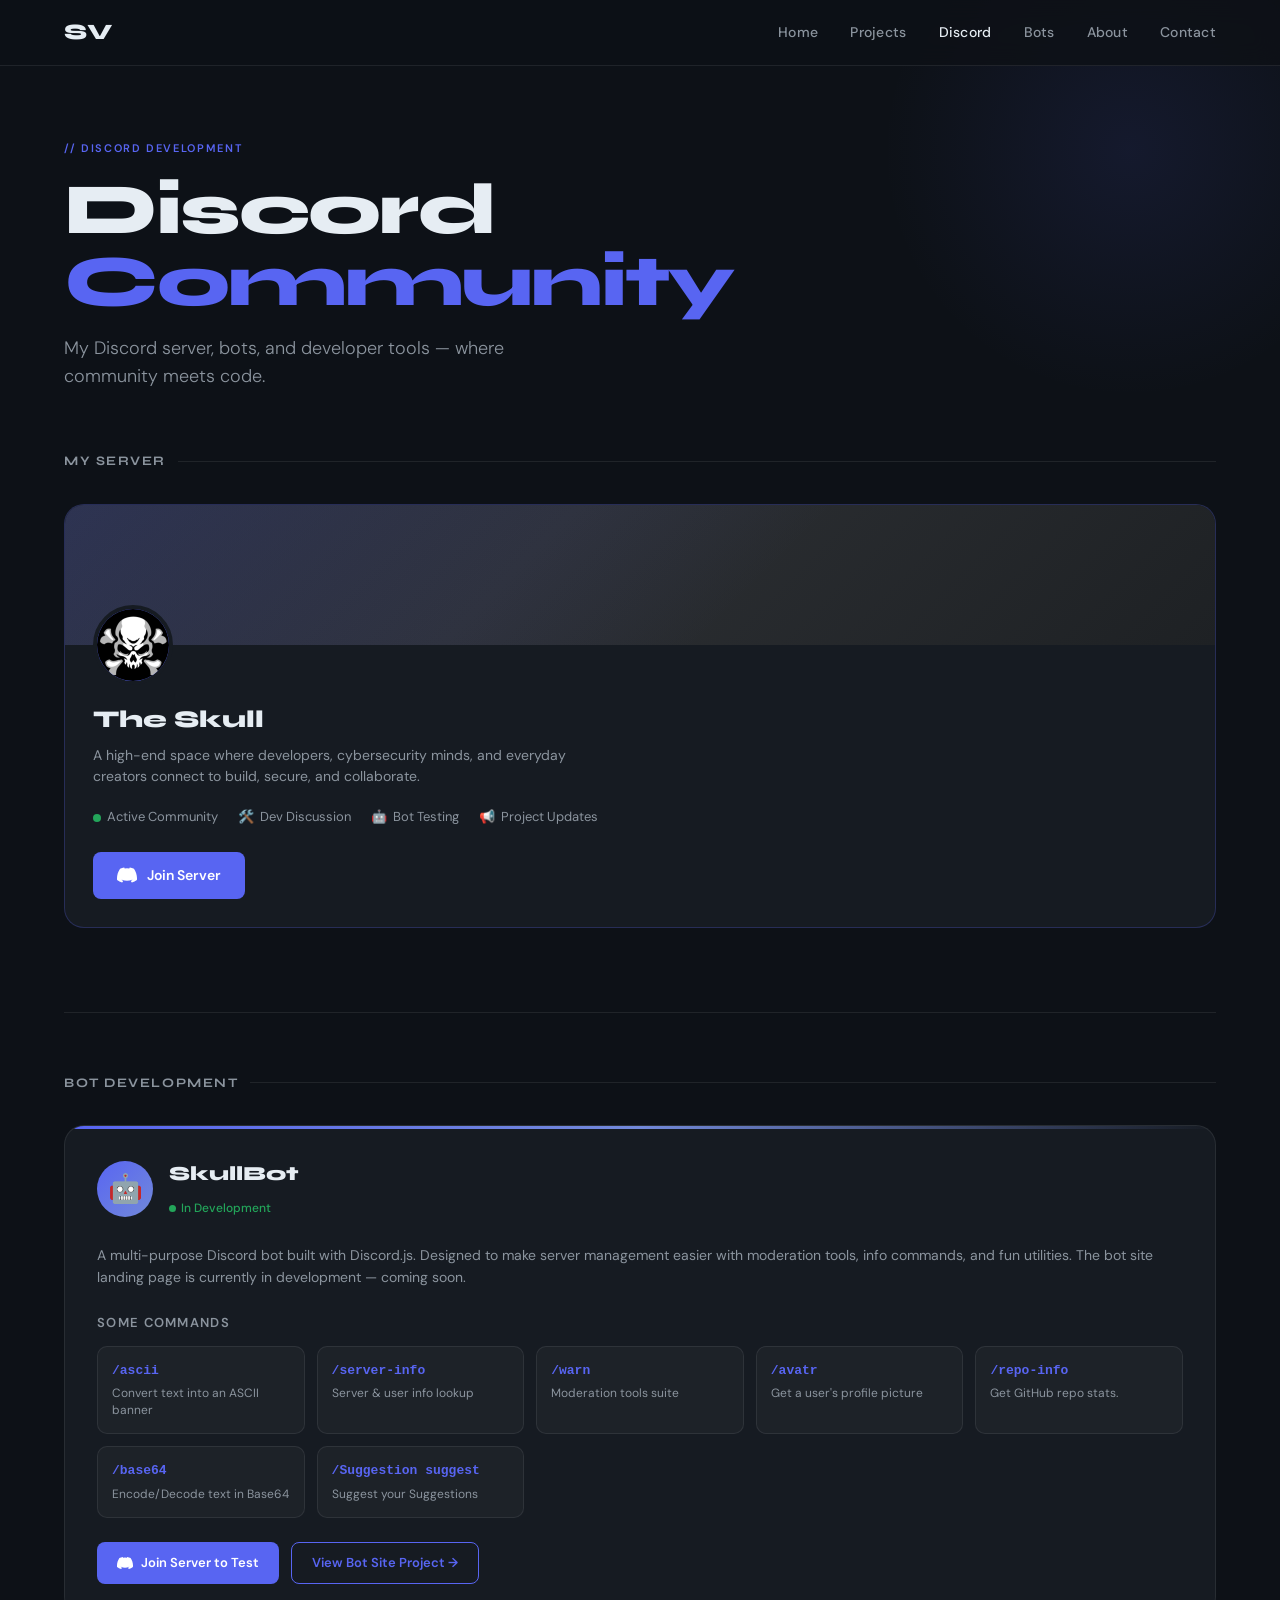
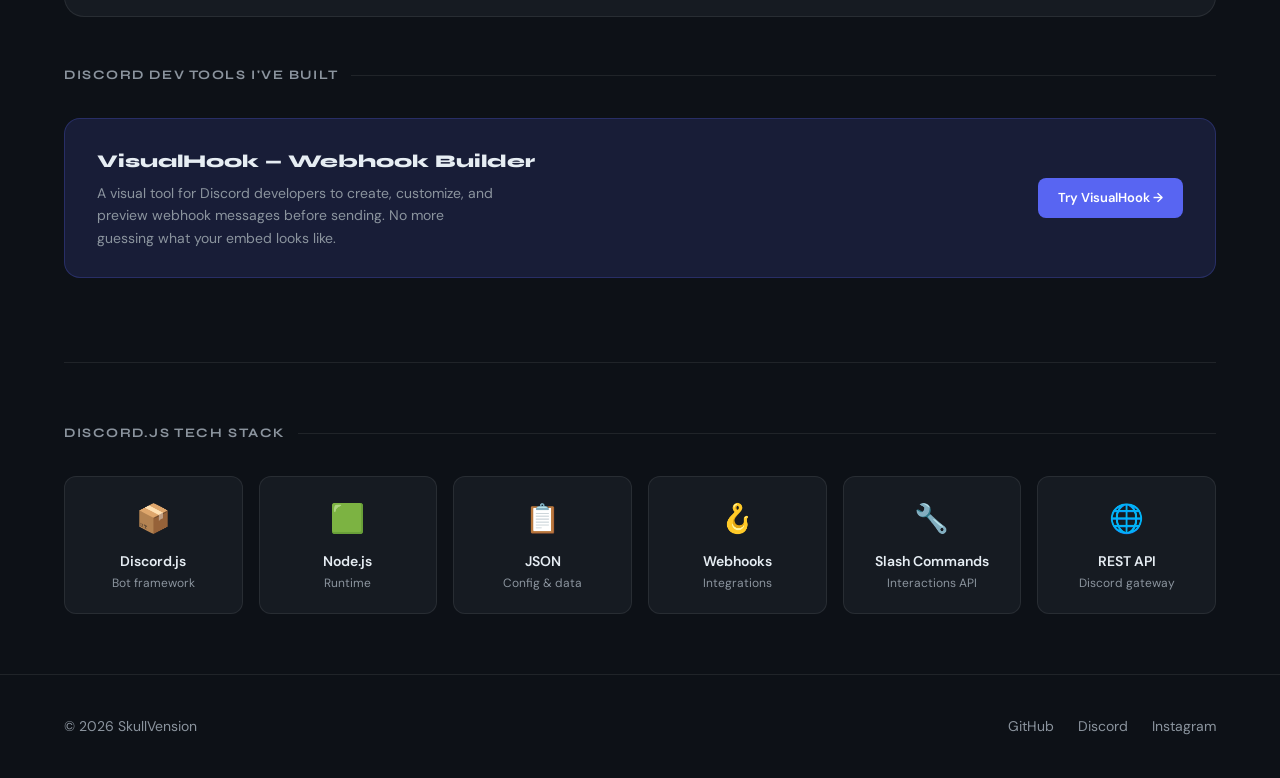
<file: discord.html>
<!DOCTYPE html>
<html lang="en">
<head>
<meta charset="UTF-8">
<meta name="viewport" content="width=device-width, initial-scale=1.0">
<title>Discord Dev | SkullVension</title>
<meta name="description" content="SkullVension's Discord server, bots, and developer tools.">
<link rel="preconnect" href="https://fonts.googleapis.com">
<link rel="preconnect" href="https://fonts.gstatic.com" crossorigin>
<link href="https://fonts.googleapis.com/css2?family=Syne:wght@400;500;600;700;800&family=DM+Sans:ital,opsz,wght@0,9..40,300;0,9..40,400;0,9..40,500;1,9..40,300&display=swap" rel="stylesheet">
<link rel="stylesheet" href="css/shared.css">
<link rel="stylesheet" href="css/discord.css">
</head>
<body>
<nav class="nav">
  <a href="index.html" class="nav-logo">SV</a>
  <div class="nav-links">
    <a href="index.html">Home</a>
    <a href="projects.html">Projects</a>
    <a href="discord.html" class="active">Discord</a>
    <a href="bots.html">Bots</a>
    <a href="about.html">About</a>
    <a href="contact.html">Contact</a>
  </div>
  <button class="nav-toggle" aria-label="Toggle navigation">☰</button>
</nav>

<main>
  <header class="page-header" style="position: relative; overflow: hidden;">
    <div class="discord-hero-accent"></div>
    <span class="page-tag" style="color: var(--discord);">// discord development</span>
    <h1 style="color: var(--text-primary);">Discord<br><span style="color: var(--discord);">Community</span></h1>
    <p>My Discord server, bots, and developer tools — where community meets code.</p>
  </header>

  <section class="section" style="padding-top: 0;">
    <div class="section-title">My Server</div>

    <div class="server-showcase">
      <div class="server-banner">
        <div class="server-avatar">
    <img src="assets/logo.png" alt="Server Logo" />
      </div>
     </div>
      <div class="server-info">
        <div class="server-name">The Skull</div>
        <p class="server-desc">
          A high-end space where developers, cybersecurity minds, and everyday creators connect to build, secure, and collaborate.
        </p>
        <div class="server-meta">
          <div class="server-meta-item">
            <div class="dot"></div>
            <span>Active Community</span>
          </div>
          <div class="server-meta-item">
            <span>🛠️</span>
            <span>Dev Discussion</span>
          </div>
          <div class="server-meta-item">
            <span>🤖</span>
            <span>Bot Testing</span>
          </div>
          <div class="server-meta-item">
            <span>📢</span>
            <span>Project Updates</span>
          </div>
        </div>
        <a href="https://discord.com/invite/7tSPQjtkhz" target="_blank" rel="noopener" class="join-btn">
          <svg xmlns="http://www.w3.org/2000/svg" viewBox="0 0 24 24" fill="currentColor">
            <path d="M20.317 4.37a19.791 19.791 0 0 0-4.885-1.515.074.074 0 0 0-.079.037c-.21.375-.444.864-.608 1.25a18.27 18.27 0 0 0-5.487 0 12.64 12.64 0 0 0-.617-1.25.077.077 0 0 0-.079-.037A19.736 19.736 0 0 0 3.677 4.37a.07.07 0 0 0-.032.027C.533 9.046-.32 13.58.099 18.057c.003.022.015.043.032.053a19.9 19.9 0 0 0 5.993 3.03.077.077 0 0 0 .084-.028 14.09 14.09 0 0 0 1.226-1.994.076.076 0 0 0-.041-.106 13.107 13.107 0 0 1-1.872-.892.077.077 0 0 1-.008-.128 10.2 10.2 0 0 0 .372-.292.074.074 0 0 1 .077-.01c3.928 1.793 8.18 1.793 12.062 0a.074.074 0 0 1 .078.01c.12.098.246.198.373.292a.077.077 0 0 1-.006.127 12.299 12.299 0 0 1-1.873.892.077.077 0 0 0-.041.107c.36.698.772 1.362 1.225 1.993a.076.076 0 0 0 .084.028 19.839 19.839 0 0 0 6.002-3.03.077.077 0 0 0 .032-.054c.5-5.177-.838-9.674-3.549-13.66a.061.061 0 0 0-.031-.03z"/>
          </svg>
          Join Server
        </a>
      </div>
    </div>
  </section>

  <div class="divider"></div>

  <section class="section">
    <div class="section-title">Bot Development</div>

    <div class="bot-card">
      <div class="bot-header">
        <div class="bot-avatar">🤖</div>
        <div class="bot-name-block">
          <h3>SkullBot</h3>
          <span class="bot-status">
            <div style="width:7px;height:7px;border-radius:50%;background:#23a55a;"></div>
            In Development
          </span>
        </div>
      </div>
      <p class="bot-desc">
        A multi-purpose Discord bot built with Discord.js. Designed to make server management easier with moderation tools, info commands, and fun utilities. The bot site landing page is currently in development — coming soon.
      </p>

      <div style="font-size: 13px; font-weight: 600; color: var(--text-muted); text-transform: uppercase; letter-spacing: 0.1em; margin-bottom: 12px;">Some Commands</div>
      <div class="commands-grid">
        <div class="command-item">
          <div class="command-name">/ascii</div>
          <div class="command-desc">Convert text into an ASCII banner</div>
        </div>
        <div class="command-item">
          <div class="command-name">/server-info</div>
          <div class="command-desc">Server &amp; user info lookup</div>
        </div>
        <div class="command-item">
          <div class="command-name">/warn</div>
          <div class="command-desc">Moderation tools suite</div>
        </div>
        <div class="command-item">
          <div class="command-name">/avatr</div>
          <div class="command-desc">Get a user's profile picture</div>
        </div>
        <div class="command-item">
          <div class="command-name">/repo-info</div>
          <div class="command-desc">Get GitHub repo stats.</div>
        </div>
        <div class="command-item">
          <div class="command-name">/base64</div>
          <div class="command-desc">Encode/Decode text in Base64</div>
        </div>
        <div class="command-item">
          <div class="command-name">/Suggestion suggest</div>
          <div class="command-desc">Suggest your Suggestions</div>
        </div>
      </div>

      <div class="bot-actions">
        <a href="https://discord.com/invite/7tSPQjtkhz" target="_blank" rel="noopener" class="btn-discord">
          <svg xmlns="http://www.w3.org/2000/svg" width="16" height="16" viewBox="0 0 24 24" fill="currentColor"><path d="M20.317 4.37a19.791 19.791 0 0 0-4.885-1.515.074.074 0 0 0-.079.037c-.21.375-.444.864-.608 1.25a18.27 18.27 0 0 0-5.487 0 12.64 12.64 0 0 0-.617-1.25.077.077 0 0 0-.079-.037A19.736 19.736 0 0 0 3.677 4.37a.07.07 0 0 0-.032.027C.533 9.046-.32 13.58.099 18.057c.003.022.015.043.032.053a19.9 19.9 0 0 0 5.993 3.03.077.077 0 0 0 .084-.028 14.09 14.09 0 0 0 1.226-1.994.076.076 0 0 0-.041-.106 13.107 13.107 0 0 1-1.872-.892.077.077 0 0 1-.008-.128 10.2 10.2 0 0 0 .372-.292.074.074 0 0 1 .077-.01c3.928 1.793 8.18 1.793 12.062 0a.074.074 0 0 1 .078.01c.12.098.246.198.373.292a.077.077 0 0 1-.006.127 12.299 12.299 0 0 1-1.873.892.077.077 0 0 0-.041.107c.36.698.772 1.362 1.225 1.993a.076.076 0 0 0 .084.028 19.839 19.839 0 0 0 6.002-3.03.077.077 0 0 0 .032-.054c.5-5.177-.838-9.674-3.549-13.66a.061.061 0 0 0-.031-.03z"/></svg>
          Join Server to Test
        </a>
        <a href="projects.html" class="btn-discord-outline">View Bot Site Project →</a>
      </div>
    </div>

    <div class="section-title" style="margin-top: 48px;">Discord Dev Tools I've Built</div>

    <div class="highlight-strip">
      <div class="hs-text">
        <h4>VisualHook — Webhook Builder</h4>
        <p>A visual tool for Discord developers to create, customize, and preview webhook messages before sending. No more guessing what your embed looks like.</p>
      </div>
      <a href="https://visualhook.pages.dev/" target="_blank" rel="noopener" class="btn-discord">Try VisualHook →</a>
    </div>
  </section>

  <div class="divider"></div>

  <section class="section">
    <div class="section-title">Discord.js Tech Stack</div>
    <div class="tech-stack">
      <div class="tech-item">
        <div class="t-icon">📦</div>
        <div class="t-name">Discord.js</div>
        <div class="t-role">Bot framework</div>
      </div>
      <div class="tech-item">
        <div class="t-icon">🟩</div>
        <div class="t-name">Node.js</div>
        <div class="t-role">Runtime</div>
      </div>
      <div class="tech-item">
        <div class="t-icon">📋</div>
        <div class="t-name">JSON</div>
        <div class="t-role">Config &amp; data</div>
      </div>
      <div class="tech-item">
        <div class="t-icon">🪝</div>
        <div class="t-name">Webhooks</div>
        <div class="t-role">Integrations</div>
      </div>
      <div class="tech-item">
        <div class="t-icon">🔧</div>
        <div class="t-name">Slash Commands</div>
        <div class="t-role">Interactions API</div>
      </div>
      <div class="tech-item">
        <div class="t-icon">🌐</div>
        <div class="t-name">REST API</div>
        <div class="t-role">Discord gateway</div>
      </div>
    </div>
  </section>
</main>

<footer class="footer">
  <span>© 2026 SkullVension</span>
  <div class="footer-links">
    <a href="https://github.com/skullvension" target="_blank" rel="noopener">GitHub</a>
    <a href="https://discord.com/invite/7tSPQjtkhz" target="_blank" rel="noopener">Discord</a>
    <a href="https://www.instagram.com/skullvension/" target="_blank" rel="noopener">Instagram</a>
  </div>
</footer>

<script src="js/nav.js"></script>
<script src="js/site.js"></script>
</body>
</html>
</file>
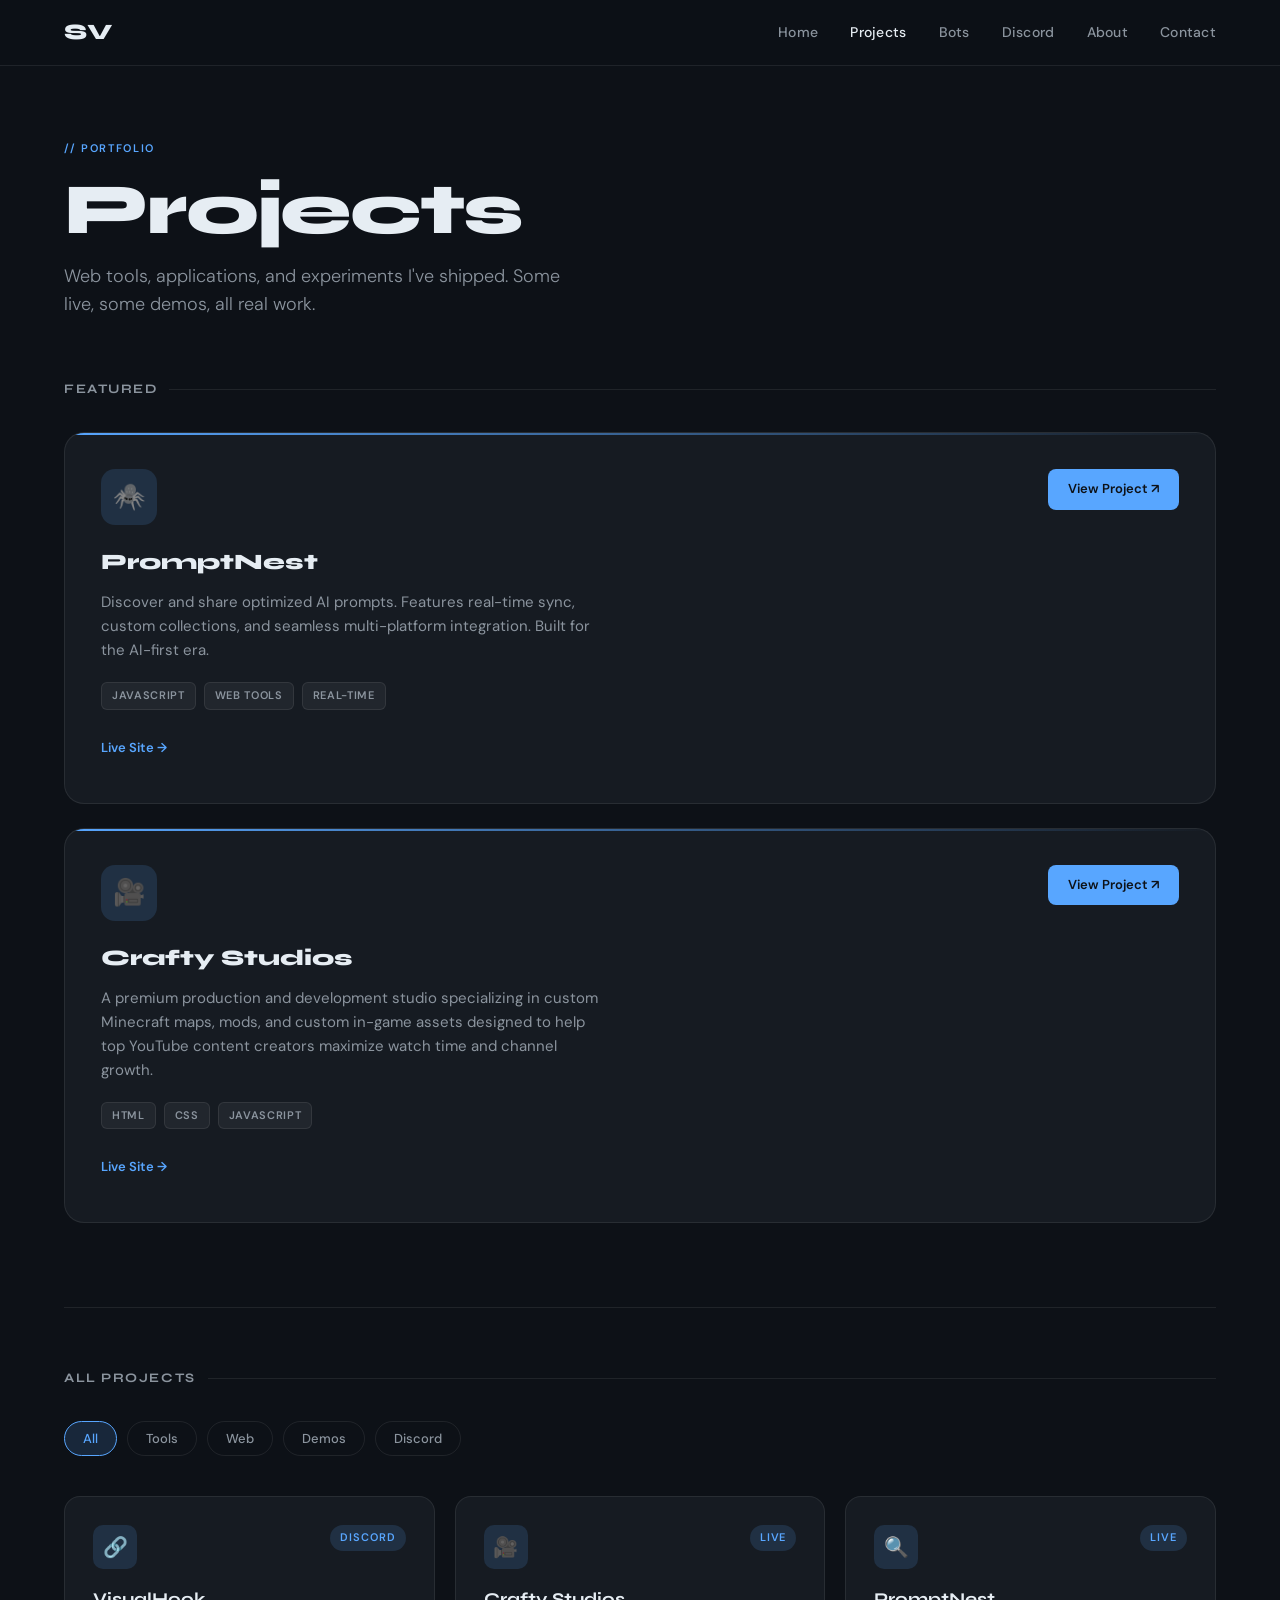
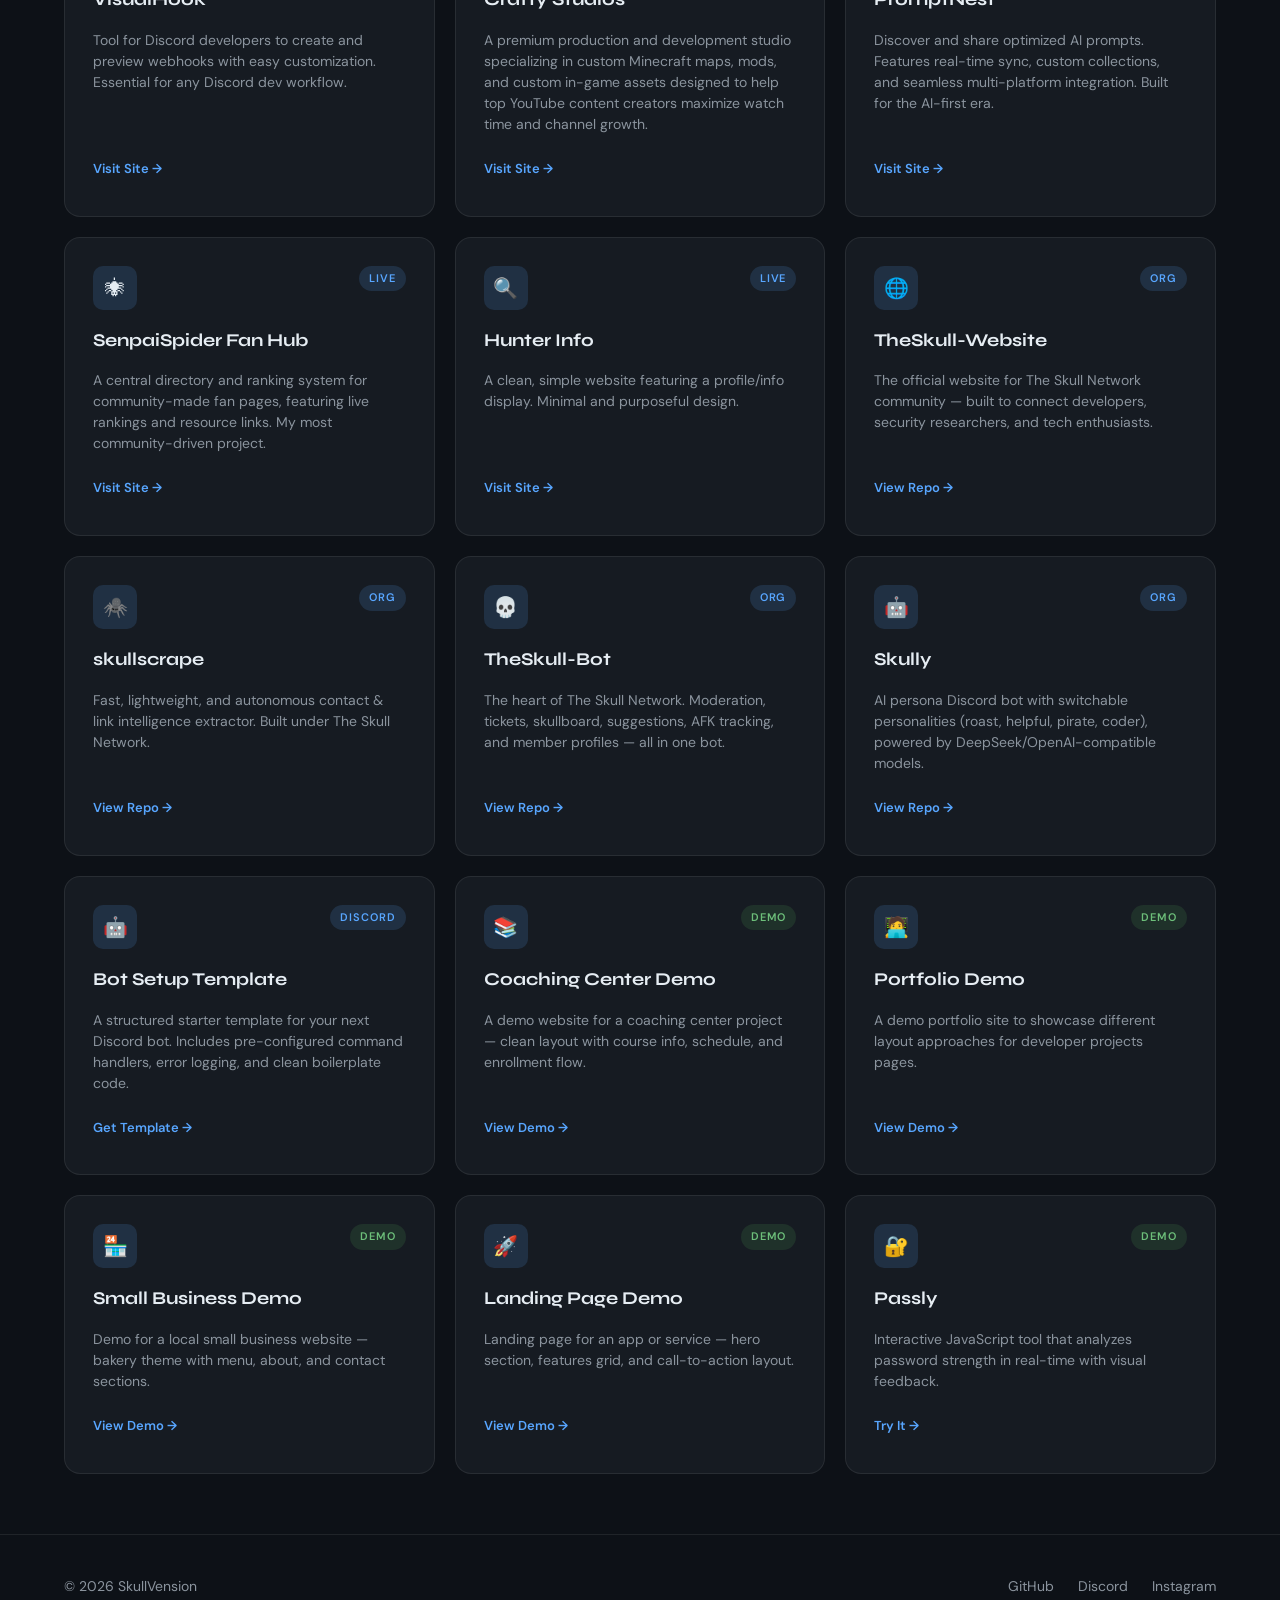
<file: projects.html>
<!DOCTYPE html>
<html lang="en">
<head>
<meta charset="UTF-8">
<meta name="viewport" content="width=device-width, initial-scale=1.0">
<title>Projects | SkullVension</title>
<meta name="description" content="Web tools, applications, and experiments built by SkullVension.">
<link rel="preconnect" href="https://fonts.googleapis.com">
<link rel="preconnect" href="https://fonts.gstatic.com" crossorigin>
<link href="https://fonts.googleapis.com/css2?family=Syne:wght@400;500;600;700;800&family=DM+Sans:ital,opsz,wght@0,9..40,300;0,9..40,400;0,9..40,500;1,9..40,300&display=swap" rel="stylesheet">
<link rel="stylesheet" href="css/shared.css">
<link rel="stylesheet" href="css/projects.css">
</head>
<body>
<nav class="nav">
  <a href="index.html" class="nav-logo">SV</a>
  <div class="nav-links">
    <a href="index.html">Home</a>
    <a href="projects.html" class="active">Projects</a>
    <a href="bots.html">Bots</a>
    <a href="discord.html">Discord</a>
    <a href="about.html">About</a>
    <a href="contact.html">Contact</a>
  </div>
  <button class="nav-toggle" aria-label="Toggle navigation">☰</button>
</nav>

<main>
  <header class="page-header">
    <span class="page-tag">// portfolio</span>
    <h1>Projects</h1>
    <p>Web tools, applications, and experiments I've shipped. Some live, some demos, all real work.</p>
  </header>

  <section class="section" style="padding-top: 0;">
    <div class="section-title">Featured</div>

    <div class="featured-card">
      <div>
        <div class="fc-icon">🕷️</div>
        <h2>PromptNest</h2>
        <p class="fc-desc">Discover and share optimized AI prompts. Features real-time sync, custom collections, and seamless multi-platform integration. Built for the AI-first era.</p>
        <div class="tech-chips" style="margin-bottom: 20px;">
          <span class="tech-chip">JavaScript</span>
          <span class="tech-chip">Web Tools</span>
          <span class="tech-chip">Real-time</span>
        </div>
        <div class="tech-chips">
          <a href="https://promptnestbeta.pages.dev/" target="_blank" rel="noopener" class="project-link">Live Site →</a>
        </div>
      </div>
      <a href="https://promptnestbeta.pages.dev/" target="_blank" rel="noopener" class="fc-link">View Project ↗</a>
    </div>

    <div class="featured-card">
      <div>
        <div class="fc-icon">🎥</div>
        <h2>Crafty Studios</h2>
        <p class="fc-desc">A premium production and development studio specializing in custom Minecraft maps, mods, and custom in-game assets designed to help top YouTube content creators maximize watch time and channel growth.</p>
        <div class="tech-chips" style="margin-bottom: 20px;">
          <span class="tech-chip">HTML</span>
          <span class="tech-chip">CSS</span>
          <span class="tech-chip">JavaScript</span>
        </div>
        <div class="tech-chips">
          <a href="https://craftystudios.pages.dev/" target="_blank" rel="noopener" class="project-link">Live Site →</a>
        </div>
      </div>
      <a href="https://craftystudios.pages.dev/" target="_blank" rel="noopener" class="fc-link">View Project ↗</a>
    </div>
  </section>

  <div class="divider"></div>

  <section class="section">
    <div class="section-title">All Projects</div>

    <div class="filter-row">
      <button class="filter-btn active" data-filter="all">All</button>
      <button class="filter-btn" data-filter="tool">Tools</button>
      <button class="filter-btn" data-filter="web">Web</button>
      <button class="filter-btn" data-filter="demo">Demos</button>
      <button class="filter-btn" data-filter="discord">Discord</button>
    </div>

    <div class="cards-grid">
      <div class="project-card" data-type="discord">
        <div class="project-card-top">
          <div class="project-icon">🔗</div>
          <span class="project-badge">Discord</span>
        </div>
        <h3>VisualHook</h3>
        <p>Tool for Discord developers to create and preview webhooks with easy customization. Essential for any Discord dev workflow.</p>
        <a href="https://visualhook.pages.dev/" target="_blank" rel="noopener" class="project-link">Visit Site →</a>
      </div>

      <div class="project-card" data-type="web">
        <div class="project-card-top">
          <div class="project-icon">🎥</div>
          <span class="project-badge">Live</span>
        </div>
        <h3>Crafty Studios</h3>
        <p>A premium production and development studio specializing in custom Minecraft maps, mods, and custom in-game assets designed to help top YouTube content creators maximize watch time and channel growth.</p>
        <a href="https://craftystudios.pages.dev/" target="_blank" rel="noopener" class="project-link">Visit Site →</a>
      </div>

      <div class="project-card" data-type="web">
        <div class="project-card-top">
          <div class="project-icon">🔍</div>
          <span class="project-badge">Live</span>
        </div>
        <h3>PromptNest</h3>
        <p>Discover and share optimized AI prompts. Features real-time sync, custom collections, and seamless multi-platform integration. Built for the AI-first era.</p>
        <a href="https://promptnestbeta.pages.dev/" target="_blank" rel="noopener" class="project-link">Visit Site →</a>
      </div>

      <div class="project-card" data-type="web">
        <div class="project-card-top">
          <div class="project-icon">🕷</div>
          <span class="project-badge">Live</span>
        </div>
        <h3>SenpaiSpider Fan Hub</h3>
        <p>A central directory and ranking system for community-made fan pages, featuring live rankings and resource links. My most community-driven project.</p>
        <a href="https://senpaispider-fan-hub.pages.dev/" target="_blank" rel="noopener" class="project-link">Visit Site →</a>
      </div>

      <div class="project-card" data-type="tool">
        <div class="project-card-top">
          <div class="project-icon">🔍</div>
          <span class="project-badge">Live</span>
        </div>
        <h3>Hunter Info</h3>
        <p>A clean, simple website featuring a profile/info display. Minimal and purposeful design.</p>
        <a href="https://hunter-info.pages.dev/" target="_blank" rel="noopener" class="project-link">Visit Site →</a>
      </div>

      <div class="project-card" data-type="web">
        <div class="project-card-top">
          <div class="project-icon">🌐</div>
          <span class="project-badge" style="background:rgba(88,166,255,0.15);color:#58a6ff;">Org</span>
        </div>
        <h3>TheSkull-Website</h3>
        <p>The official website for The Skull Network community — built to connect developers, security researchers, and tech enthusiasts.</p>
        <a href="https://github.com/TheSkullNetwork/TheSkull-Website" target="_blank" rel="noopener" class="project-link">View Repo →</a>
      </div>

      <div class="project-card" data-type="tool">
        <div class="project-card-top">
          <div class="project-icon">🕷️</div>
          <span class="project-badge" style="background:rgba(88,166,255,0.15);color:#58a6ff;">Org</span>
        </div>
        <h3>skullscrape</h3>
        <p>Fast, lightweight, and autonomous contact & link intelligence extractor. Built under The Skull Network.</p>
        <a href="https://github.com/TheSkullNetwork/skullscrape" target="_blank" rel="noopener" class="project-link">View Repo →</a>
      </div>

      <div class="project-card" data-type="discord">
        <div class="project-card-top">
          <div class="project-icon">💀</div>
          <span class="project-badge" style="background:rgba(88,166,255,0.15);color:#58a6ff;">Org</span>
        </div>
        <h3>TheSkull-Bot</h3>
        <p>The heart of The Skull Network. Moderation, tickets, skullboard, suggestions, AFK tracking, and member profiles — all in one bot.</p>
        <a href="https://github.com/TheSkullNetwork/TheSkull-Bot" target="_blank" rel="noopener" class="project-link">View Repo →</a>
      </div>

      <div class="project-card" data-type="discord">
        <div class="project-card-top">
          <div class="project-icon">🤖</div>
          <span class="project-badge" style="background:rgba(88,166,255,0.15);color:#58a6ff;">Org</span>
        </div>
        <h3>Skully</h3>
        <p>AI persona Discord bot with switchable personalities (roast, helpful, pirate, coder), powered by DeepSeek/OpenAI-compatible models.</p>
        <a href="https://github.com/TheSkullNetwork/Skully" target="_blank" rel="noopener" class="project-link">View Repo →</a>
      </div>

      <div class="project-card" data-type="discord">
        <div class="project-card-top">
          <div class="project-icon">🤖</div>
          <span class="project-badge">Discord</span>
        </div>
        <h3>Bot Setup Template</h3>
        <p>A structured starter template for your next Discord bot. Includes pre-configured command handlers, error logging, and clean boilerplate code.</p>
        <a href="https://github.com/SkullVension/Discord-Bot-Template" target="_blank" rel="noopener" class="project-link">Get Template →</a>
      </div>

      <div class="project-card" data-type="demo">
        <div class="project-card-top">
          <div class="project-icon">📚</div>
          <span class="project-badge demo">Demo</span>
        </div>
        <h3>Coaching Center Demo</h3>
        <p>A demo website for a coaching center project — clean layout with course info, schedule, and enrollment flow.</p>
        <a href="https://coaching-center-demo.pages.dev/" target="_blank" rel="noopener" class="project-link">View Demo →</a>
      </div>

      <div class="project-card" data-type="demo">
        <div class="project-card-top">
          <div class="project-icon">🧑‍💻</div>
          <span class="project-badge demo">Demo</span>
        </div>
        <h3>Portfolio Demo</h3>
        <p>A demo portfolio site to showcase different layout approaches for developer projects pages.</p>
        <a href="https://portfolio-demo-site.pages.dev/" target="_blank" rel="noopener" class="project-link">View Demo →</a>
      </div>

      <div class="project-card" data-type="demo">
        <div class="project-card-top">
          <div class="project-icon">🏪</div>
          <span class="project-badge demo">Demo</span>
        </div>
        <h3>Small Business Demo</h3>
        <p>Demo for a local small business website — bakery theme with menu, about, and contact sections.</p>
        <a href="https://demo-bakery-site.pages.dev/" target="_blank" rel="noopener" class="project-link">View Demo →</a>
      </div>

      <div class="project-card" data-type="demo">
        <div class="project-card-top">
          <div class="project-icon">🚀</div>
          <span class="project-badge demo">Demo</span>
        </div>
        <h3>Landing Page Demo</h3>
        <p>Landing page for an app or service — hero section, features grid, and call-to-action layout.</p>
        <a href="https://business-landing-demo.pages.dev/" target="_blank" rel="noopener" class="project-link">View Demo →</a>
      </div>

      <div class="project-card" data-type="tool">
        <div class="project-card-top">
          <div class="project-icon">🔐</div>
          <span class="project-badge demo">Demo</span>
        </div>
        <h3>Passly</h3>
        <p>Interactive JavaScript tool that analyzes password strength in real-time with visual feedback.</p>
        <a href="https://passly.pages.dev/" target="_blank" rel="noopener" class="project-link">Try It →</a>
      </div>
    </div>
  </section>
</main>

<footer class="footer">
  <span>© 2026 SkullVension</span>
  <div class="footer-links">
    <a href="https://github.com/SkullVension" target="_blank" rel="noopener">GitHub</a>
    <a href="https://discord.com/invite/7tSPQjtkhz" target="_blank" rel="noopener">Discord</a>
    <a href="https://www.instagram.com/skullvension/" target="_blank" rel="noopener">Instagram</a>
  </div>
</footer>

<script src="js/nav.js"></script>
<script src="js/projects.js"></script>
<script src="js/site.js"></script>
</body>
</html>
</file>
<file: css/shared.css>
*, *::before, *::after {
  box-sizing: border-box;
  margin: 0;
  padding: 0;
}

:root {
  --bg: #0d1117;
  --surface: #161b22;
  --surface-hover: #1c2330;
  --border: rgba(255,255,255,0.08);
  --border-hover: rgba(88,166,255,0.3);
  --text-primary: #e6edf3;
  --text-muted: #8b949e;
  --accent: #58a6ff;
  --accent-dim: rgba(88,166,255,0.15);
  --discord: #5865F2;
}

html { scroll-behavior: smooth; }

body {
  background: var(--bg);
  color: var(--text-primary);
  font-family: 'DM Sans', sans-serif;
  font-size: 16px;
  line-height: 1.6;
  -webkit-font-smoothing: antialiased;
}
.nav {
  position: fixed;
  top: 0;
  left: 0;
  right: 0;
  z-index: 100;
  display: flex;
  align-items: center;
  justify-content: space-between;
  padding: 15px 5vw;
  background: rgba(13,17,23,0.85);
  backdrop-filter: blur(12px);
  border-bottom: 1px solid var(--border);
}
.nav-logo {
  font-family: 'Syne', sans-serif;
  font-size: 22px;
  font-weight: 800;
  color: var(--text-primary);
  text-decoration: none;
  letter-spacing: -0.02em;
}
.nav-logo span { color: var(--accent); }
.nav-links {
  display: flex;
  gap: 32px;
  align-items: center;
}
.nav-links a {
  font-size: 14px;
  font-weight: 500;
  color: var(--text-muted);
  text-decoration: none;
  letter-spacing: 0.02em;
  transition: color 0.2s;
}
.nav-links a:hover, .nav-links a.active { color: var(--text-primary); }
.nav-toggle {
  display: none;
  background: none;
  border: none;
  color: var(--text-primary);
  font-size: 22px;
  cursor: pointer;
}

@media (max-width: 680px) {
  .nav-toggle { display: block; }
  .nav-links {
    display: none;
    position: absolute;
    top: 100%;
    left: 0;
    right: 0;
    flex-direction: column;
    background: var(--surface);
    padding: 20px;
    gap: 16px;
    border-bottom: 1px solid var(--border);
  }
  .nav-links.open { display: flex; }
}
.footer {
  border-top: 1px solid var(--border);
  padding: 40px 5vw;
  display: flex;
  justify-content: space-between;
  align-items: center;
  flex-wrap: wrap;
  gap: 16px;
  font-size: 14px;
  color: var(--text-muted);
}
.footer-links {
  display: flex;
  gap: 24px;
}
.footer-links a {
  color: var(--text-muted);
  text-decoration: none;
  transition: color 0.2s;
}
.footer-links a:hover { color: var(--accent); }
.page-header {
  padding: 140px 5vw 60px;
}
.page-tag {
  font-size: 11px;
  font-weight: 600;
  letter-spacing: 0.15em;
  text-transform: uppercase;
  color: var(--accent);
  margin-bottom: 16px;
  display: block;
}
.page-header h1 {
  font-family: 'Syne', sans-serif;
  font-size: clamp(36px, 7vw, 72px);
  font-weight: 800;
  line-height: 1;
  letter-spacing: -0.03em;
  color: var(--text-primary);
  margin-bottom: 16px;
}
.page-header p {
  font-size: clamp(15px, 2vw, 18px);
  color: var(--text-muted);
  max-width: 520px;
  font-weight: 300;
  line-height: 1.6;
}
.section {
  padding: 60px 5vw;
}
.section-title {
  font-family: 'Syne', sans-serif;
  font-size: 13px;
  font-weight: 700;
  letter-spacing: 0.12em;
  text-transform: uppercase;
  color: var(--text-muted);
  margin-bottom: 32px;
  display: flex;
  align-items: center;
  gap: 12px;
}
.section-title::after {
  content: '';
  flex: 1;
  height: 1px;
  background: var(--border);
}
.cards-grid {
  display: grid;
  grid-template-columns: repeat(auto-fill, minmax(300px, 1fr));
  gap: 20px;
}
.project-card {
  background: var(--surface);
  border: 1px solid var(--border);
  border-radius: 16px;
  padding: 28px;
  display: flex;
  flex-direction: column;
  gap: 16px;
  transition: all 0.3s;
}
.project-card:hover {
  border-color: var(--border-hover);
  transform: translateY(-3px);
  background: var(--surface-hover);
}
.project-card-top {
  display: flex;
  justify-content: space-between;
  align-items: flex-start;
}
.project-icon {
  width: 44px;
  height: 44px;
  border-radius: 10px;
  background: var(--accent-dim);
  display: flex;
  align-items: center;
  justify-content: center;
  font-size: 20px;
}
.project-badge {
  font-size: 11px;
  font-weight: 600;
  letter-spacing: 0.08em;
  text-transform: uppercase;
  padding: 4px 10px;
  border-radius: 100px;
  background: var(--accent-dim);
  color: var(--accent);
}
.project-badge.soon {
  background: rgba(255,165,0,0.12);
  color: #f0a500;
}
.project-badge.demo {
  background: rgba(100,200,100,0.12);
  color: #6dbf7a;
}
.project-card h3 {
  font-family: 'Syne', sans-serif;
  font-size: 18px;
  font-weight: 700;
  color: var(--text-primary);
  margin: 0;
}
.project-card p {
  font-size: 14px;
  color: var(--text-muted);
  line-height: 1.5;
  flex: 1;
}
.project-link {
  display: inline-flex;
  align-items: center;
  gap: 6px;
  font-size: 13px;
  font-weight: 600;
  color: var(--accent);
  text-decoration: none;
  padding: 8px 0;
  transition: gap 0.2s;
}
.project-link:hover { gap: 10px; }
.project-link.disabled {
  color: var(--text-muted);
  cursor: default;
  pointer-events: none;
}
.skill-tags {
  display: flex;
  flex-wrap: wrap;
  gap: 10px;
}
.skill-tag {
  font-size: 13px;
  font-weight: 500;
  padding: 8px 16px;
  border-radius: 8px;
  background: var(--surface);
  border: 1px solid var(--border);
  color: var(--text-muted);
  transition: all 0.2s;
}
.skill-tag:hover {
  border-color: var(--accent);
  color: var(--accent);
  background: var(--accent-dim);
}
.divider {
  height: 1px;
  background: var(--border);
  margin: 0 5vw;
}

.reveal {
  opacity: 0;
  transform: translateY(24px);
  transition: opacity 0.6s ease, transform 0.6s ease;
}
.reveal.revealed {
  opacity: 1;
  transform: translateY(0);
}
@media (prefers-reduced-motion: reduce) {
  .reveal {
    opacity: 1;
    transform: none;
    transition: none;
  }
}

.back-to-top {
  position: fixed;
  bottom: 28px;
  right: 28px;
  z-index: 90;
  width: 44px;
  height: 44px;
  border-radius: 50%;
  border: 1px solid var(--border);
  background: var(--surface);
  color: var(--text-primary);
  font-size: 18px;
  line-height: 1;
  cursor: pointer;
  opacity: 0;
  visibility: hidden;
  transform: translateY(10px);
  transition: all 0.25s;
}
.back-to-top.visible {
  opacity: 1;
  visibility: visible;
  transform: translateY(0);
}
.back-to-top:hover {
  border-color: var(--accent);
  color: var(--accent);
}

.skull-drop {
  position: fixed;
  top: -60px;
  z-index: 9999;
  pointer-events: none;
  user-select: none;
  animation: skull-fall linear forwards;
}
@keyframes skull-fall {
  to {
    transform: translateY(115vh) rotate(var(--spin, 360deg));
  }
}
</file>
<file: css/index.css>
.hero {
  min-height: 100vh;
  display: flex;
  flex-direction: column;
  justify-content: center;
  padding: 0 5vw;
  position: relative;
  overflow: hidden;
}
.hero::before {
  content: '';
  position: absolute;
  top: -200px;
  right: -200px;
  width: 600px;
  height: 600px;
  border-radius: 50%;
  background: radial-gradient(circle, rgba(88,166,255,0.08) 0%, transparent 70%);
  pointer-events: none;
}
.hero-tag {
  display: inline-flex;
  align-items: center;
  gap: 8px;
  font-size: 12px;
  font-weight: 500;
  letter-spacing: 0.12em;
  text-transform: uppercase;
  color: var(--accent);
  border: 1px solid rgba(88,166,255,0.3);
  padding: 6px 14px;
  border-radius: 100px;
  margin-bottom: 32px;
  width: fit-content;
}
.hero-tag::before {
  content: '';
  width: 6px;
  height: 6px;
  border-radius: 50%;
  background: var(--accent);
  animation: pulse 2s infinite;
}
@keyframes pulse {
  0%, 100% { opacity: 1; transform: scale(1); }
  50% { opacity: 0.5; transform: scale(0.8); }
}
.hero h1 {
  font-family: 'Syne', sans-serif;
  font-size: clamp(52px, 10vw, 110px);
  font-weight: 800;
  line-height: 0.92;
  letter-spacing: -0.03em;
  margin: 0 0 28px;
  color: var(--text-primary);
}
.hero h1 span {
  color: var(--accent);
}
.hero-sub {
  font-size: clamp(15px, 2vw, 18px);
  color: var(--text-muted);
  max-width: 480px;
  line-height: 1.6;
  margin-bottom: 48px;
  font-weight: 300;
}
.hero-actions {
  display: flex;
  gap: 16px;
  flex-wrap: wrap;
}
.btn-primary {
  display: inline-flex;
  align-items: center;
  gap: 8px;
  background: var(--accent);
  color: #0d1117;
  padding: 14px 28px;
  border-radius: 8px;
  font-weight: 600;
  font-size: 14px;
  text-decoration: none;
  transition: all 0.2s;
  font-family: 'DM Sans', sans-serif;
}
.btn-primary:hover {
  background: #79bbff;
  transform: translateY(-1px);
}
.btn-outline {
  display: inline-flex;
  align-items: center;
  gap: 8px;
  border: 1px solid var(--border);
  color: var(--text-primary);
  padding: 14px 28px;
  border-radius: 8px;
  font-weight: 500;
  font-size: 14px;
  text-decoration: none;
  transition: all 0.2s;
  font-family: 'DM Sans', sans-serif;
}
.btn-outline:hover {
  border-color: var(--accent);
  color: var(--accent);
}
.hero-scroll {
  position: absolute;
  bottom: 40px;
  left: 5vw;
  display: flex;
  align-items: center;
  gap: 12px;
  font-size: 12px;
  letter-spacing: 0.1em;
  text-transform: uppercase;
  color: var(--text-muted);
}
.scroll-line {
  width: 40px;
  height: 1px;
  background: var(--text-muted);
  animation: scrollLine 2s ease-in-out infinite;
}
@keyframes scrollLine {
  0%, 100% { width: 40px; opacity: 0.5; }
  50% { width: 60px; opacity: 1; }
}

.quick-links {
  padding: 80px 5vw;
  display: grid;
  grid-template-columns: repeat(auto-fit, minmax(240px, 1fr));
  gap: 20px;
}
.ql-card {
  background: var(--surface);
  border: 1px solid var(--border);
  border-radius: 16px;
  padding: 32px 28px;
  text-decoration: none;
  display: block;
  position: relative;
  overflow: hidden;
  transition: all 0.3s;
}
.ql-card::after {
  content: '';
  position: absolute;
  bottom: 0;
  left: 0;
  right: 0;
  height: 2px;
  background: var(--accent);
  transform: scaleX(0);
  transition: transform 0.3s;
}
.ql-card:hover {
  border-color: rgba(88,166,255,0.4);
  transform: translateY(-4px);
  background: var(--surface-hover);
}
.ql-card:hover::after { transform: scaleX(1); }
.ql-icon {
  font-size: 28px;
  margin-bottom: 20px;
}
.ql-card h3 {
  font-family: 'Syne', sans-serif;
  font-size: 20px;
  font-weight: 700;
  color: var(--text-primary);
  margin: 0 0 8px;
}
.ql-card p {
  font-size: 14px;
  color: var(--text-muted);
  margin: 0 0 20px;
  line-height: 1.5;
}
.ql-arrow {
  font-size: 12px;
  font-weight: 600;
  color: var(--accent);
  letter-spacing: 0.05em;
  display: flex;
  align-items: center;
  gap: 6px;
}
.ql-arrow::after { content: '→'; transition: transform 0.2s; }
.ql-card:hover .ql-arrow::after { transform: translateX(4px); }

.stats-row {
  padding: 0 5vw 80px;
  display: flex;
  gap: 40px;
  flex-wrap: wrap;
}
.stat-item {
  display: flex;
  flex-direction: column;
}
.stat-num {
  font-family: 'Syne', sans-serif;
  font-size: 42px;
  font-weight: 800;
  color: var(--text-primary);
  line-height: 1;
}
.stat-label {
  font-size: 13px;
  color: var(--text-muted);
  margin-top: 4px;
}
.stat-divider {
  width: 1px;
  background: var(--border);
  align-self: stretch;
}

.view-all-btn {
  margin-top: 32px;
}

.stack-marquee {
  overflow: hidden;
  border-top: 1px solid var(--border);
  border-bottom: 1px solid var(--border);
  padding: 20px 0;
}
.stack-track {
  display: flex;
  align-items: center;
  gap: 56px;
  width: max-content;
  padding-right: 56px;
  white-space: nowrap;
  font-family: 'Syne', sans-serif;
  font-size: 13px;
  font-weight: 700;
  letter-spacing: 0.12em;
  text-transform: uppercase;
  color: var(--text-muted);
  animation: marquee-scroll 26s linear infinite;
}
.stack-marquee:hover .stack-track { animation-play-state: paused; }
@keyframes marquee-scroll {
  from { transform: translateX(0); }
  to { transform: translateX(-50%); }
}
@media (prefers-reduced-motion: reduce) {
  .stack-track { animation: none; }
}
</file>
<file: css/about.css>
/* ABOUT */
.about-grid {
  display: grid;
  grid-template-columns: 1fr 1fr;
  gap: 60px;
  align-items: start;
}
@media (max-width: 760px) {
  .about-grid { grid-template-columns: 1fr; gap: 40px; }
}
.about-bio {
  font-size: 16px;
  color: var(--text-muted);
  line-height: 1.85;
}
.about-bio p { margin-bottom: 20px; }
.about-bio p:last-child { margin-bottom: 0; }
.about-bio strong { color: var(--text-primary); font-weight: 600; }

/* ─── SKILL BARS ─── */
.skill-category { margin-bottom: 32px; }
.skill-cat-title {
  font-size: 11px;
  font-weight: 700;
  letter-spacing: 0.15em;
  text-transform: uppercase;
  color: var(--text-muted);
  margin-bottom: 14px;
}
.skill-bars { display: flex; flex-direction: column; gap: 12px; }
.skill-bar-item { display: flex; flex-direction: column; gap: 6px; }
.skill-bar-label {
  display: flex;
  justify-content: space-between;
  font-size: 13px;
  font-weight: 500;
  color: var(--text-primary);
}
.skill-bar-label span { color: var(--text-muted); font-size: 12px; }
.skill-bar-track {
  height: 4px;
  background: rgba(255,255,255,0.06);
  border-radius: 2px;
  overflow: hidden;
}
.skill-bar-fill {
  height: 100%;
  background: var(--accent);
  border-radius: 2px;
  transform-origin: left;
  animation: fillBar 1.2s ease-out forwards;
  transform: scaleX(0);
}
@keyframes fillBar { to { transform: scaleX(1); } }

/* ─── ACHIEVEMENTS ─── */
.achievements-grid {
  display: grid;
  grid-template-columns: repeat(auto-fill, minmax(280px, 1fr));
  gap: 16px;
}
.achievement-card {
  background: var(--surface);
  border: 1px solid var(--border);
  border-radius: 16px;
  padding: 24px;
  display: flex;
  gap: 18px;
  align-items: flex-start;
  transition: all 0.25s;
}
.achievement-card:hover {
  border-color: var(--border-hover);
  background: var(--surface-hover);
  transform: translateY(-2px);
}
.achievement-icon {
  width: 46px;
  height: 46px;
  border-radius: 12px;
  background: var(--accent-dim);
  display: flex;
  align-items: center;
  justify-content: center;
  font-size: 22px;
  flex-shrink: 0;
}
.achievement-icon.purple { background: rgba(88,101,242,0.15); }
.achievement-icon.green  { background: rgba(35,165,90,0.12); }
.achievement-icon.orange { background: rgba(240,165,0,0.12); }
.achievement-icon.pink   { background: rgba(225,48,108,0.12); }
.achievement-content h4 {
  font-family: 'Syne', sans-serif;
  font-size: 15px;
  font-weight: 700;
  color: var(--text-primary);
  margin: 0 0 5px;
}
.achievement-content p {
  font-size: 13px;
  color: var(--text-muted);
  line-height: 1.5;
  margin: 0;
}

/* ─── WHAT I BUILD ─── */
.build-grid {
  display: grid;
  grid-template-columns: repeat(auto-fill, minmax(240px, 1fr));
  gap: 16px;
}
.build-card {
  background: var(--surface);
  border: 1px solid var(--border);
  border-radius: 16px;
  padding: 28px 24px;
  transition: all 0.25s;
  position: relative;
  overflow: hidden;
}
.build-card::before {
  content: '';
  position: absolute;
  bottom: 0; left: 0; right: 0;
  height: 2px;
  background: var(--accent);
  transform: scaleX(0);
  transition: transform 0.3s;
}
.build-card:hover {
  border-color: var(--border-hover);
  transform: translateY(-3px);
}
.build-card:hover::before { transform: scaleX(1); }
.build-card.discord::before { background: #5865F2; }
.build-card.discord:hover { border-color: rgba(88,101,242,0.35); }
.build-emoji { font-size: 28px; margin-bottom: 16px; }
.build-card h4 {
  font-family: 'Syne', sans-serif;
  font-size: 16px;
  font-weight: 800;
  color: var(--text-primary);
  margin: 0 0 8px;
}
.build-card p {
  font-size: 13px;
  color: var(--text-muted);
  line-height: 1.55;
  margin: 0 0 16px;
}
.build-examples {
  display: flex;
  flex-wrap: wrap;
  gap: 6px;
}
.build-ex {
  font-size: 11px;
  font-weight: 600;
  padding: 3px 9px;
  border-radius: 5px;
  background: rgba(255,255,255,0.04);
  border: 1px solid var(--border);
  color: var(--text-muted);
  letter-spacing: 0.04em;
}

/* ─── TOOLS MOSAIC ─── */
.tools-mosaic {
  display: flex;
  flex-wrap: wrap;
  gap: 10px;
}
.tool-pill {
  display: inline-flex;
  align-items: center;
  gap: 7px;
  background: var(--surface);
  border: 1px solid var(--border);
  border-radius: 100px;
  padding: 8px 16px;
  font-size: 13px;
  font-weight: 500;
  color: var(--text-muted);
  transition: all 0.2s;
  cursor: default;
}
.tool-pill:hover {
  border-color: var(--accent);
  color: var(--accent);
  background: var(--accent-dim);
}
.tool-pill span { font-size: 16px; }

/* ─── INTERESTS ─── */
.interests-grid {
  display: grid;
  grid-template-columns: repeat(auto-fill, minmax(160px, 1fr));
  gap: 14px;
}
.interest-card {
  background: var(--surface);
  border: 1px solid var(--border);
  border-radius: 12px;
  padding: 20px;
  text-align: center;
  transition: all 0.2s;
}
.interest-card:hover {
  border-color: var(--accent);
  transform: translateY(-2px);
}
.interest-card .i-icon  { font-size: 26px; margin-bottom: 8px; }
.interest-card .i-name  { font-size: 14px; font-weight: 600; color: var(--text-primary); }
.interest-card .i-desc  { font-size: 12px; color: var(--text-muted); margin-top: 2px; }

/* ─── STATS STRIP ─── */
.about-stats {
  display: flex;
  gap: 0;
  background: var(--surface);
  border: 1px solid var(--border);
  border-radius: 16px;
  overflow: hidden;
  margin-bottom: 48px;
}
.about-stat {
  flex: 1;
  padding: 24px 20px;
  border-right: 1px solid var(--border);
  text-align: center;
}
.about-stat:last-child { border-right: none; }
.about-stat .as-num {
  font-family: 'Syne', sans-serif;
  font-size: 30px;
  font-weight: 800;
  color: var(--text-primary);
  line-height: 1;
  margin-bottom: 4px;
}
.about-stat .as-label {
  font-size: 12px;
  color: var(--text-muted);
  font-weight: 500;
}
@media (max-width: 580px) {
  .about-stats { flex-direction: column; }
  .about-stat { border-right: none; border-bottom: 1px solid var(--border); }
  .about-stat:last-child { border-bottom: none; }
}
</file>
<file: css/bots.css>
:root {
  --discord: #5865F2;
  --discord-dim: rgba(88, 101, 242, 0.12);
  --discord-border: rgba(88, 101, 242, 0.28);
}

.bots-hero-accent {
  position: absolute;
  top: -120px;
  right: -80px;
  width: 480px;
  height: 480px;
  border-radius: 50%;
  background: radial-gradient(circle, rgba(88,101,242,0.09) 0%, transparent 70%);
  pointer-events: none;
}

.status-pill {
  display: inline-flex;
  align-items: center;
  gap: 6px;
  font-size: 11px;
  font-weight: 600;
  letter-spacing: 0.08em;
  text-transform: uppercase;
  padding: 4px 12px;
  border-radius: 100px;
}
.status-pill.online {
  background: rgba(35,165,90,0.12);
  border: 1px solid rgba(35,165,90,0.25);
  color: #23a55a;
}
.status-pill.dev {
  background: rgba(240,165,0,0.1);
  border: 1px solid rgba(240,165,0,0.25);
  color: #f0a500;
}
.status-pill.planned {
  background: rgba(255,255,255,0.05);
  border: 1px solid var(--border);
  color: var(--text-muted);
}
.status-dot {
  width: 6px;
  height: 6px;
  border-radius: 50%;
  background: currentColor;
}
.status-pill.online .status-dot { animation: pulse 2s infinite; }
@keyframes pulse {
  0%,100% { opacity: 1; }
  50% { opacity: 0.4; }
}

.bot-full-card {
  background: var(--surface);
  border: 1px solid var(--border);
  border-radius: 20px;
  overflow: hidden;
  margin-bottom: 28px;
  transition: border-color 0.3s;
}
.bot-full-card:hover { border-color: var(--discord-border); }

.bot-full-card .bfc-header {
  display: flex;
  align-items: flex-start;
  justify-content: space-between;
  gap: 20px;
  padding: 32px 32px 0;
  flex-wrap: wrap;
}
.bfc-identity {
  display: flex;
  align-items: center;
  gap: 18px;
}
.bfc-avatar {
  width: 64px;
  height: 64px;
  border-radius: 16px;
  display: flex;
  align-items: center;
  justify-content: center;
  font-size: 30px;
  flex-shrink: 0;
}
.bfc-avatar.discord-grad {
  background: linear-gradient(135deg, var(--discord) 0%, #7289da 100%);
}
.bfc-avatar.purple-grad {
  background: linear-gradient(135deg, #9b59b6 0%, #5865F2 100%);
}
.bfc-avatar.teal-grad {
  background: linear-gradient(135deg, #1abc9c 0%, #2ecc71 100%);
}
.bfc-avatar.fire-grad {
  background: linear-gradient(135deg, #e74c3c 0%, #f39c12 100%);
}

.bfc-name-block h2 {
  font-family: 'Syne', sans-serif;
  font-size: 22px;
  font-weight: 800;
  color: var(--text-primary);
  margin: 0 0 8px;
}
.bfc-meta {
  display: flex;
  align-items: center;
  gap: 10px;
  flex-wrap: wrap;
}
.bfc-prefix {
  font-size: 12px;
  font-weight: 600;
  font-family: monospace;
  padding: 3px 10px;
  background: var(--discord-dim);
  border: 1px solid var(--discord-border);
  border-radius: 6px;
  color: #a5b4fc;
}

.bfc-body {
  padding: 24px 32px;
}
.bfc-desc {
  font-size: 15px;
  color: var(--text-muted);
  line-height: 1.7;
  max-width: 640px;
  margin-bottom: 28px;
}

/* COMMANDS SECTION */
.cmds-label {
  font-size: 11px;
  font-weight: 700;
  letter-spacing: 0.12em;
  text-transform: uppercase;
  color: var(--text-muted);
  margin-bottom: 14px;
}
.cmds-grid {
  display: grid;
  grid-template-columns: repeat(auto-fill, minmax(210px, 1fr));
  gap: 10px;
  margin-bottom: 28px;
}
.cmd-chip {
  background: rgba(255,255,255,0.03);
  border: 1px solid var(--border);
  border-radius: 10px;
  padding: 12px 14px;
  transition: all 0.2s;
}
.cmd-chip:hover {
  border-color: var(--discord-border);
  background: var(--discord-dim);
}
.cmd-chip .cmd-name {
  font-family: monospace;
  font-size: 13px;
  font-weight: 700;
  color: #a5b4fc;
  margin-bottom: 3px;
}
.cmd-chip .cmd-desc {
  font-size: 12px;
  color: var(--text-muted);
  line-height: 1.4;
}

/* TAGS */
.tags-row {
  display: flex;
  gap: 8px;
  flex-wrap: wrap;
  margin-bottom: 28px;
}
.bot-tag {
  font-size: 11px;
  font-weight: 600;
  letter-spacing: 0.06em;
  text-transform: uppercase;
  padding: 4px 12px;
  border-radius: 6px;
  background: rgba(255,255,255,0.05);
  border: 1px solid var(--border);
  color: var(--text-muted);
}

/* ACTION BAR */
.bfc-actions {
  display: flex;
  gap: 10px;
  flex-wrap: wrap;
  padding: 20px 32px;
  border-top: 1px solid var(--border);
  background: rgba(255,255,255,0.015);
}
.btn-discord {
  display: inline-flex;
  align-items: center;
  gap: 8px;
  background: var(--discord);
  color: white;
  padding: 10px 20px;
  border-radius: 8px;
  font-weight: 600;
  font-size: 13px;
  text-decoration: none;
  transition: all 0.2s;
}
.btn-discord:hover { background: #4752c4; transform: translateY(-1px); }
.btn-ghost {
  display: inline-flex;
  align-items: center;
  gap: 8px;
  border: 1px solid var(--border);
  color: var(--text-muted);
  padding: 10px 20px;
  border-radius: 8px;
  font-weight: 600;
  font-size: 13px;
  text-decoration: none;
  transition: all 0.2s;
  background: transparent;
}
.btn-ghost:hover {
  border-color: var(--border-hover);
  color: var(--text-primary);
}
.btn-ghost svg { flex-shrink: 0; }

.bot-soon-card {
  background: var(--surface);
  border: 1px dashed rgba(255,255,255,0.1);
  border-radius: 20px;
  padding: 40px;
  text-align: center;
  margin-bottom: 28px;
}
.bot-soon-card .soon-icon {
  font-size: 40px;
  margin-bottom: 16px;
}
.bot-soon-card h3 {
  font-family: 'Syne', sans-serif;
  font-size: 18px;
  font-weight: 800;
  color: var(--text-primary);
  margin-bottom: 8px;
}
.bot-soon-card p {
  font-size: 14px;
  color: var(--text-muted);
  max-width: 360px;
  margin: 0 auto 20px;
  line-height: 1.6;
}

/* STATS STRIP */
.bots-stats {
  display: flex;
  gap: 0;
  background: var(--surface);
  border: 1px solid var(--border);
  border-radius: 16px;
  overflow: hidden;
  margin-bottom: 48px;
}
.bots-stat {
  flex: 1;
  padding: 24px 28px;
  border-right: 1px solid var(--border);
  text-align: center;
}
.bots-stat:last-child { border-right: none; }
.bots-stat .bs-num {
  font-family: 'Syne', sans-serif;
  font-size: 32px;
  font-weight: 800;
  color: var(--text-primary);
  line-height: 1;
  margin-bottom: 4px;
}
.bots-stat .bs-label {
  font-size: 12px;
  color: var(--text-muted);
  font-weight: 500;
}
@media (max-width: 600px) {
  .bots-stats { flex-direction: column; }
  .bots-stat { border-right: none; border-bottom: 1px solid var(--border); }
  .bots-stat:last-child { border-bottom: none; }
  .bfc-header { flex-direction: column; gap: 14px; }
  .bfc-body, .bfc-header, .bfc-actions { padding-left: 20px; padding-right: 20px; }
}
</file>
<file: css/contact.css>
.contact-grid {
  display: grid;
  grid-template-columns: 1fr 1fr;
  gap: 60px;
  align-items: start;
}
@media (max-width: 760px) {
  .contact-grid { grid-template-columns: 1fr; gap: 40px; }
}

.contact-card {
  display: flex;
  align-items: center;
  gap: 20px;
  background: var(--surface);
  border: 1px solid var(--border);
  border-radius: 16px;
  padding: 24px 28px;
  text-decoration: none;
  transition: all 0.3s;
  margin-bottom: 16px;
}
.contact-card:hover {
  border-color: var(--border-hover);
  transform: translateX(4px);
  background: var(--surface-hover);
}
.contact-card.discord:hover { border-color: rgba(88,101,242,0.5); }
.contact-card.github:hover { border-color: rgba(240,246,252,0.3); }
.contact-card.instagram:hover { border-color: rgba(225,48,108,0.4); }

.cc-icon {
  width: 48px;
  height: 48px;
  border-radius: 12px;
  display: flex;
  align-items: center;
  justify-content: center;
  font-size: 22px;
  flex-shrink: 0;
}
.cc-icon.discord { background: rgba(88,101,242,0.15); }
.cc-icon.github { background: rgba(255,255,255,0.06); }
.cc-icon.instagram { background: rgba(225,48,108,0.12); }

.cc-info { flex: 1; }
.cc-info h3 {
  font-family: 'Syne', sans-serif;
  font-size: 16px;
  font-weight: 700;
  color: var(--text-primary);
  margin: 0 0 3px;
}
.cc-info p {
  font-size: 13px;
  color: var(--text-muted);
  margin: 0;
}
.cc-arrow {
  font-size: 18px;
  color: var(--text-muted);
  transition: transform 0.2s;
}
.contact-card:hover .cc-arrow { transform: translateX(4px); color: var(--accent); }

.availability-block {
  background: var(--surface);
  border: 1px solid var(--border);
  border-radius: 16px;
  padding: 32px;
  margin-bottom: 24px;
}
.availability-block h3 {
  font-family: 'Syne', sans-serif;
  font-size: 18px;
  font-weight: 800;
  color: var(--text-primary);
  margin-bottom: 12px;
}
.availability-block p {
  font-size: 14px;
  color: var(--text-muted);
  line-height: 1.6;
  margin-bottom: 20px;
}
.avail-status {
  display: inline-flex;
  align-items: center;
  gap: 8px;
  background: rgba(35,165,90,0.12);
  border: 1px solid rgba(35,165,90,0.25);
  color: #23a55a;
  padding: 8px 16px;
  border-radius: 100px;
  font-size: 13px;
  font-weight: 600;
}
.avail-dot {
  width: 7px;
  height: 7px;
  border-radius: 50%;
  background: #23a55a;
  animation: pulse 2s infinite;
}
@keyframes pulse {
  0%, 100% { opacity: 1; }
  50% { opacity: 0.4; }
}

.collab-list {
  display: flex;
  flex-direction: column;
  gap: 12px;
}
.collab-item {
  display: flex;
  align-items: center;
  gap: 12px;
  font-size: 14px;
  color: var(--text-muted);
}
.collab-check {
  width: 22px;
  height: 22px;
  border-radius: 50%;
  background: rgba(88,166,255,0.12);
  border: 1px solid rgba(88,166,255,0.25);
  display: flex;
  align-items: center;
  justify-content: center;
  color: var(--accent);
  font-size: 12px;
  flex-shrink: 0;
}
.info-card {
  background: var(--surface);
  border: 1px solid var(--border);
  border-radius: 16px;
  padding: 32px;
}
.info-card-label {
  font-size: 11px;
  font-weight: 700;
  letter-spacing: 0.15em;
  text-transform: uppercase;
  color: var(--text-muted);
  margin-bottom: 20px;
}
</file>
<file: css/discord.css>
:root {
  --discord: #5865F2;
  --discord-dim: rgba(88, 101, 242, 0.15);
  --discord-hover: rgba(88, 101, 242, 0.25);
}

.discord-hero-accent {
  position: absolute;
  top: -100px;
  right: -100px;
  width: 500px;
  height: 500px;
  border-radius: 50%;
  background: radial-gradient(circle, rgba(88,101,242,0.1) 0%, transparent 70%);
  pointer-events: none;
}

.server-showcase {
  background: var(--surface);
  border: 1px solid rgba(88,101,242,0.25);
  border-radius: 20px;
  overflow: hidden;
  margin-bottom: 24px;
}
.server-banner {
  height: 140px;
  background: linear-gradient(135deg, #23272a 0%, #2c2f33 40%, #1e2124 100%);
  position: relative;
  display: flex;
  align-items: flex-end;
  padding: 0 28px;
}
.server-banner::before {
  content: '';
  position: absolute;
  inset: 0;
  background: linear-gradient(135deg, rgba(88,101,242,0.2) 0%, transparent 60%);
}
.server-avatar {
  width: 80px;
  height: 80px;
  border-radius: 50%;
  background: var(--discord);
  display: flex;
  align-items: center;
  justify-content: center;
  font-size: 36px;
  border: 4px solid var(--surface);
  transform: translateY(40px);
  position: relative;
  z-index: 1;
  flex-shrink: 0;
}
.server-avatar img {
  width: 100%;
  height: 100%;
  object-fit: cover;
  border-radius: inherit;
  display: block;
}
.server-info {
  padding: 56px 28px 28px;
}
.server-name {
  font-family: 'Syne', sans-serif;
  font-size: 24px;
  font-weight: 800;
  color: var(--text-primary);
  margin-bottom: 6px;
}
.server-desc {
  font-size: 14px;
  color: var(--text-muted);
  line-height: 1.5;
  max-width: 500px;
  margin-bottom: 20px;
}
.server-meta {
  display: flex;
  gap: 20px;
  flex-wrap: wrap;
  margin-bottom: 24px;
}
.server-meta-item {
  display: flex;
  align-items: center;
  gap: 6px;
  font-size: 13px;
  color: var(--text-muted);
}
.server-meta-item .dot {
  width: 8px;
  height: 8px;
  border-radius: 50%;
  background: #23a55a;
}
.join-btn {
  display: inline-flex;
  align-items: center;
  gap: 10px;
  background: var(--discord);
  color: white;
  padding: 12px 24px;
  border-radius: 8px;
  font-weight: 600;
  font-size: 14px;
  text-decoration: none;
  transition: all 0.2s;
  font-family: 'DM Sans', sans-serif;
}
.join-btn:hover {
  background: #4752c4;
  transform: translateY(-1px);
}
.join-btn svg {
  width: 20px;
  height: 20px;
}

/* BOT CARD */
.bot-card {
  background: var(--surface);
  border: 1px solid var(--border);
  border-radius: 20px;
  padding: 32px;
  margin-bottom: 24px;
  position: relative;
  overflow: hidden;
}
.bot-card::before {
  content: '';
  position: absolute;
  top: 0;
  left: 0;
  right: 0;
  height: 3px;
  background: linear-gradient(90deg, var(--discord), #7289da, transparent);
}
.bot-header {
  display: flex;
  align-items: center;
  gap: 16px;
  margin-bottom: 24px;
}
.bot-avatar {
  width: 56px;
  height: 56px;
  border-radius: 50%;
  background: linear-gradient(135deg, var(--discord), #7289da);
  display: flex;
  align-items: center;
  justify-content: center;
  font-size: 28px;
}
.bot-name-block h3 {
  font-family: 'Syne', sans-serif;
  font-size: 20px;
  font-weight: 800;
  color: var(--text-primary);
  margin: 0 0 4px;
}
.bot-name-block .bot-status {
  display: inline-flex;
  align-items: center;
  gap: 5px;
  font-size: 12px;
  color: #23a55a;
  font-weight: 500;
}
.bot-desc {
  font-size: 14px;
  color: var(--text-muted);
  line-height: 1.6;
  margin-bottom: 24px;
}
.commands-grid {
  display: grid;
  grid-template-columns: repeat(auto-fill, minmax(200px, 1fr));
  gap: 12px;
  margin-bottom: 24px;
}
.command-item {
  background: rgba(255,255,255,0.03);
  border: 1px solid var(--border);
  border-radius: 10px;
  padding: 14px;
  transition: all 0.2s;
}
.command-item:hover {
  border-color: var(--discord);
  background: var(--discord-dim);
}
.command-name {
  font-size: 13px;
  font-weight: 600;
  color: var(--discord);
  margin-bottom: 4px;
  font-family: monospace;
}
.command-desc {
  font-size: 12px;
  color: var(--text-muted);
  line-height: 1.4;
}
.bot-actions {
  display: flex;
  gap: 12px;
  flex-wrap: wrap;
}
.btn-discord {
  display: inline-flex;
  align-items: center;
  gap: 8px;
  background: var(--discord);
  color: white;
  padding: 10px 20px;
  border-radius: 8px;
  font-weight: 600;
  font-size: 13px;
  text-decoration: none;
  transition: all 0.2s;
}
.btn-discord:hover { background: #4752c4; }
.btn-discord-outline {
  display: inline-flex;
  align-items: center;
  gap: 8px;
  border: 1px solid var(--discord);
  color: var(--discord);
  padding: 10px 20px;
  border-radius: 8px;
  font-weight: 600;
  font-size: 13px;
  text-decoration: none;
  transition: all 0.2s;
  background: transparent;
}
.btn-discord-outline:hover {
  background: var(--discord-dim);
}

/* TECH STACK SECTION */
.tech-stack {
  display: grid;
  grid-template-columns: repeat(auto-fill, minmax(160px, 1fr));
  gap: 16px;
  margin-top: 32px;
}
.tech-item {
  background: var(--surface);
  border: 1px solid var(--border);
  border-radius: 12px;
  padding: 20px 16px;
  text-align: center;
  transition: all 0.2s;
}
.tech-item:hover {
  border-color: var(--discord);
  background: var(--discord-dim);
}
.tech-item .t-icon { font-size: 28px; margin-bottom: 8px; }
.tech-item .t-name {
  font-size: 14px;
  font-weight: 600;
  color: var(--text-primary);
  margin-bottom: 2px;
}
.tech-item .t-role {
  font-size: 12px;
  color: var(--text-muted);
}

/* WEBHOOK TOOL HIGHLIGHT */
.highlight-strip {
  background: var(--discord-dim);
  border: 1px solid rgba(88,101,242,0.25);
  border-radius: 16px;
  padding: 28px 32px;
  display: flex;
  justify-content: space-between;
  align-items: center;
  gap: 20px;
  flex-wrap: wrap;
  margin-bottom: 24px;
}
.highlight-strip .hs-text h4 {
  font-family: 'Syne', sans-serif;
  font-size: 18px;
  font-weight: 800;
  color: var(--text-primary);
  margin-bottom: 6px;
}
.highlight-strip .hs-text p {
  font-size: 14px;
  color: var(--text-muted);
  max-width: 400px;
}
</file>
<file: css/projects.css>
.filter-row {
  display: flex;
  gap: 10px;
  flex-wrap: wrap;
  margin-bottom: 40px;
}
.filter-btn {
  font-size: 13px;
  font-weight: 500;
  padding: 8px 18px;
  border-radius: 100px;
  border: 1px solid var(--border);
  background: transparent;
  color: var(--text-muted);
  cursor: pointer;
  transition: all 0.2s;
  font-family: 'DM Sans', sans-serif;
}
.filter-btn:hover, .filter-btn.active {
  border-color: var(--accent);
  color: var(--accent);
  background: var(--accent-dim);
}
.project-card[data-hidden="true"] { display: none; }

.featured-card {
  background: var(--surface);
  border: 1px solid var(--border);
  border-radius: 20px;
  padding: 36px;
  margin-bottom: 24px;
  display: grid;
  grid-template-columns: 1fr auto;
  gap: 24px;
  align-items: start;
  transition: all 0.3s;
  position: relative;
  overflow: hidden;
}
.featured-card::before {
  content: '';
  position: absolute;
  top: 0;
  left: 0;
  right: 0;
  height: 2px;
  background: linear-gradient(90deg, var(--accent), transparent);
}
.featured-card:hover {
  border-color: var(--border-hover);
  background: var(--surface-hover);
}
.featured-card .fc-icon {
  width: 56px;
  height: 56px;
  border-radius: 14px;
  background: var(--accent-dim);
  display: flex;
  align-items: center;
  justify-content: center;
  font-size: 26px;
  margin-bottom: 20px;
}
.featured-card h2 {
  font-family: 'Syne', sans-serif;
  font-size: 22px;
  font-weight: 800;
  color: var(--text-primary);
  margin-bottom: 10px;
}
.featured-card .fc-desc {
  font-size: 15px;
  color: var(--text-muted);
  line-height: 1.6;
  max-width: 500px;
  margin-bottom: 20px;
}
.tech-chips {
  display: flex;
  gap: 8px;
  flex-wrap: wrap;
}
.tech-chip {
  font-size: 11px;
  font-weight: 600;
  letter-spacing: 0.06em;
  text-transform: uppercase;
  padding: 4px 10px;
  border-radius: 6px;
  background: rgba(255,255,255,0.05);
  border: 1px solid var(--border);
  color: var(--text-muted);
}
.fc-link {
  display: inline-flex;
  align-items: center;
  gap: 8px;
  background: var(--accent);
  color: #0d1117;
  padding: 10px 20px;
  border-radius: 8px;
  font-weight: 600;
  font-size: 13px;
  text-decoration: none;
  white-space: nowrap;
  transition: all 0.2s;
}
.fc-link:hover { background: #79bbff; }
@media (max-width: 640px) {
  .featured-card { grid-template-columns: 1fr; }
}
</file>
